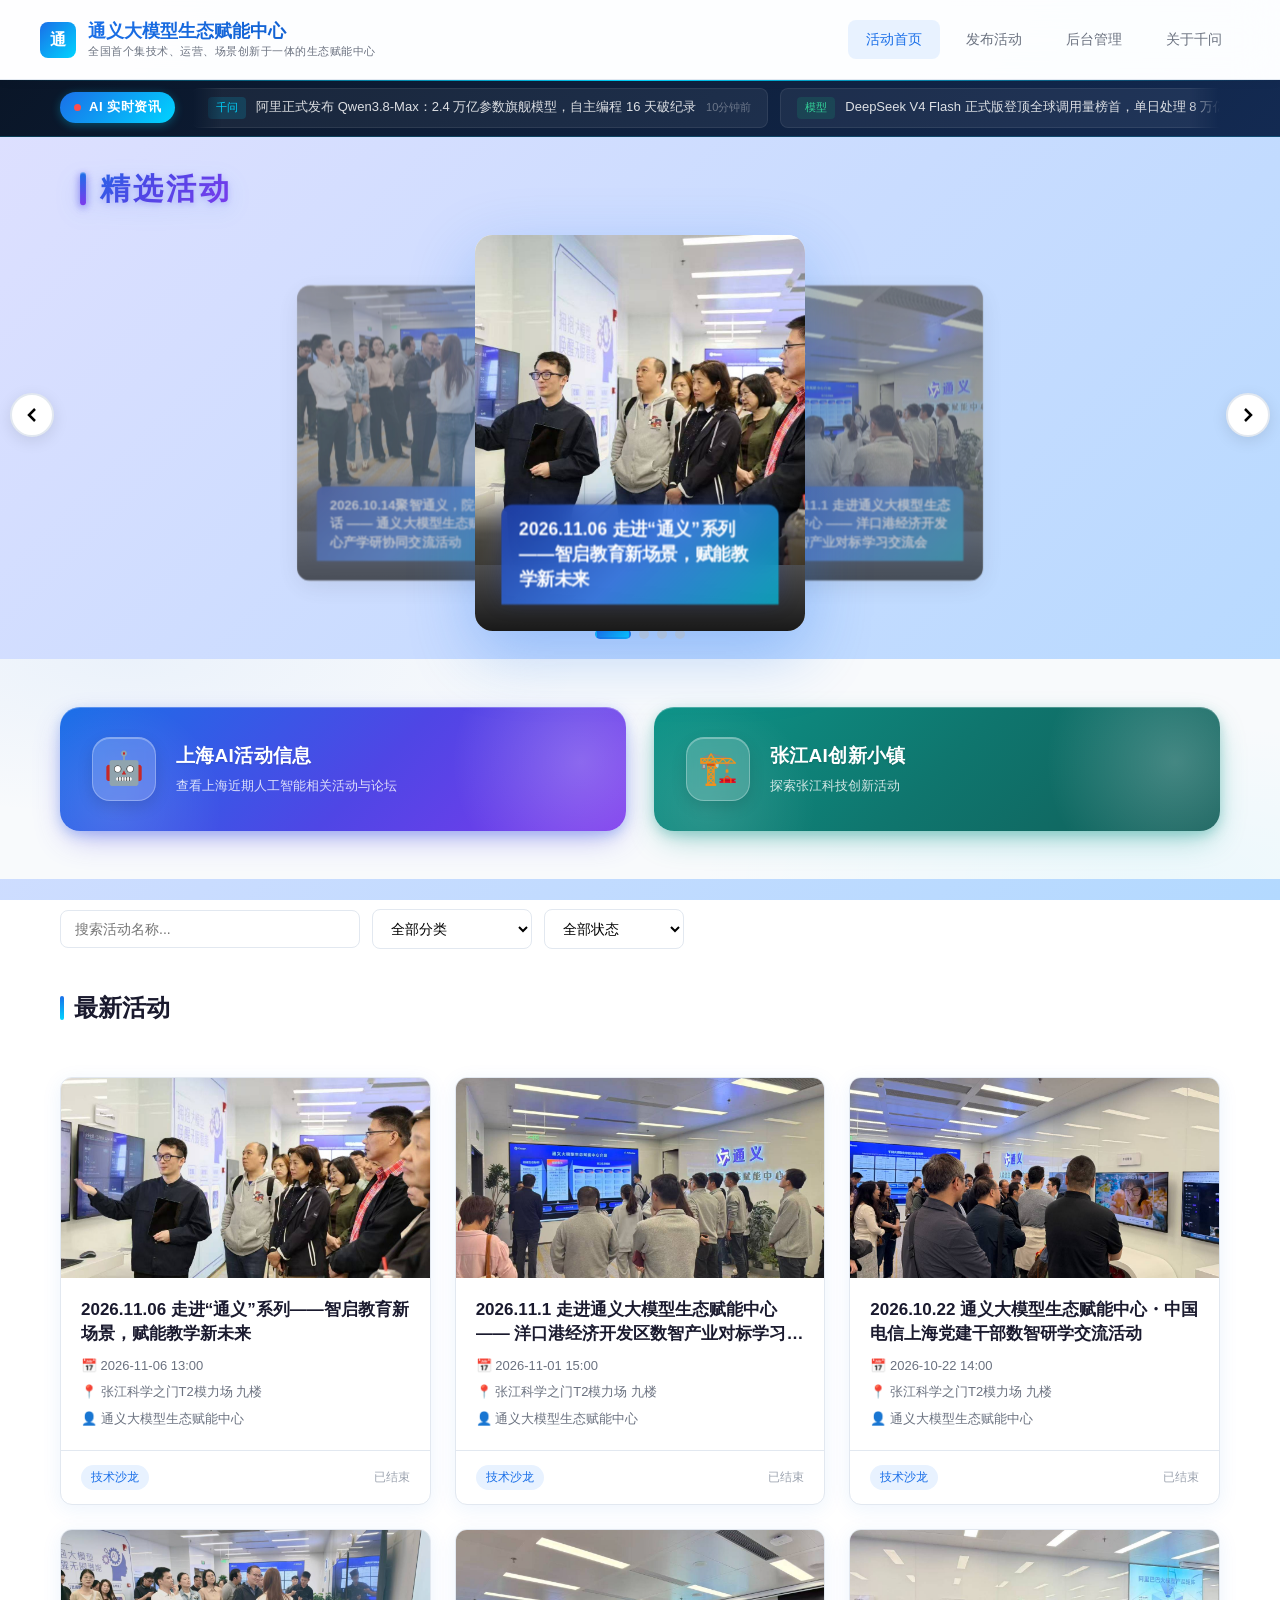
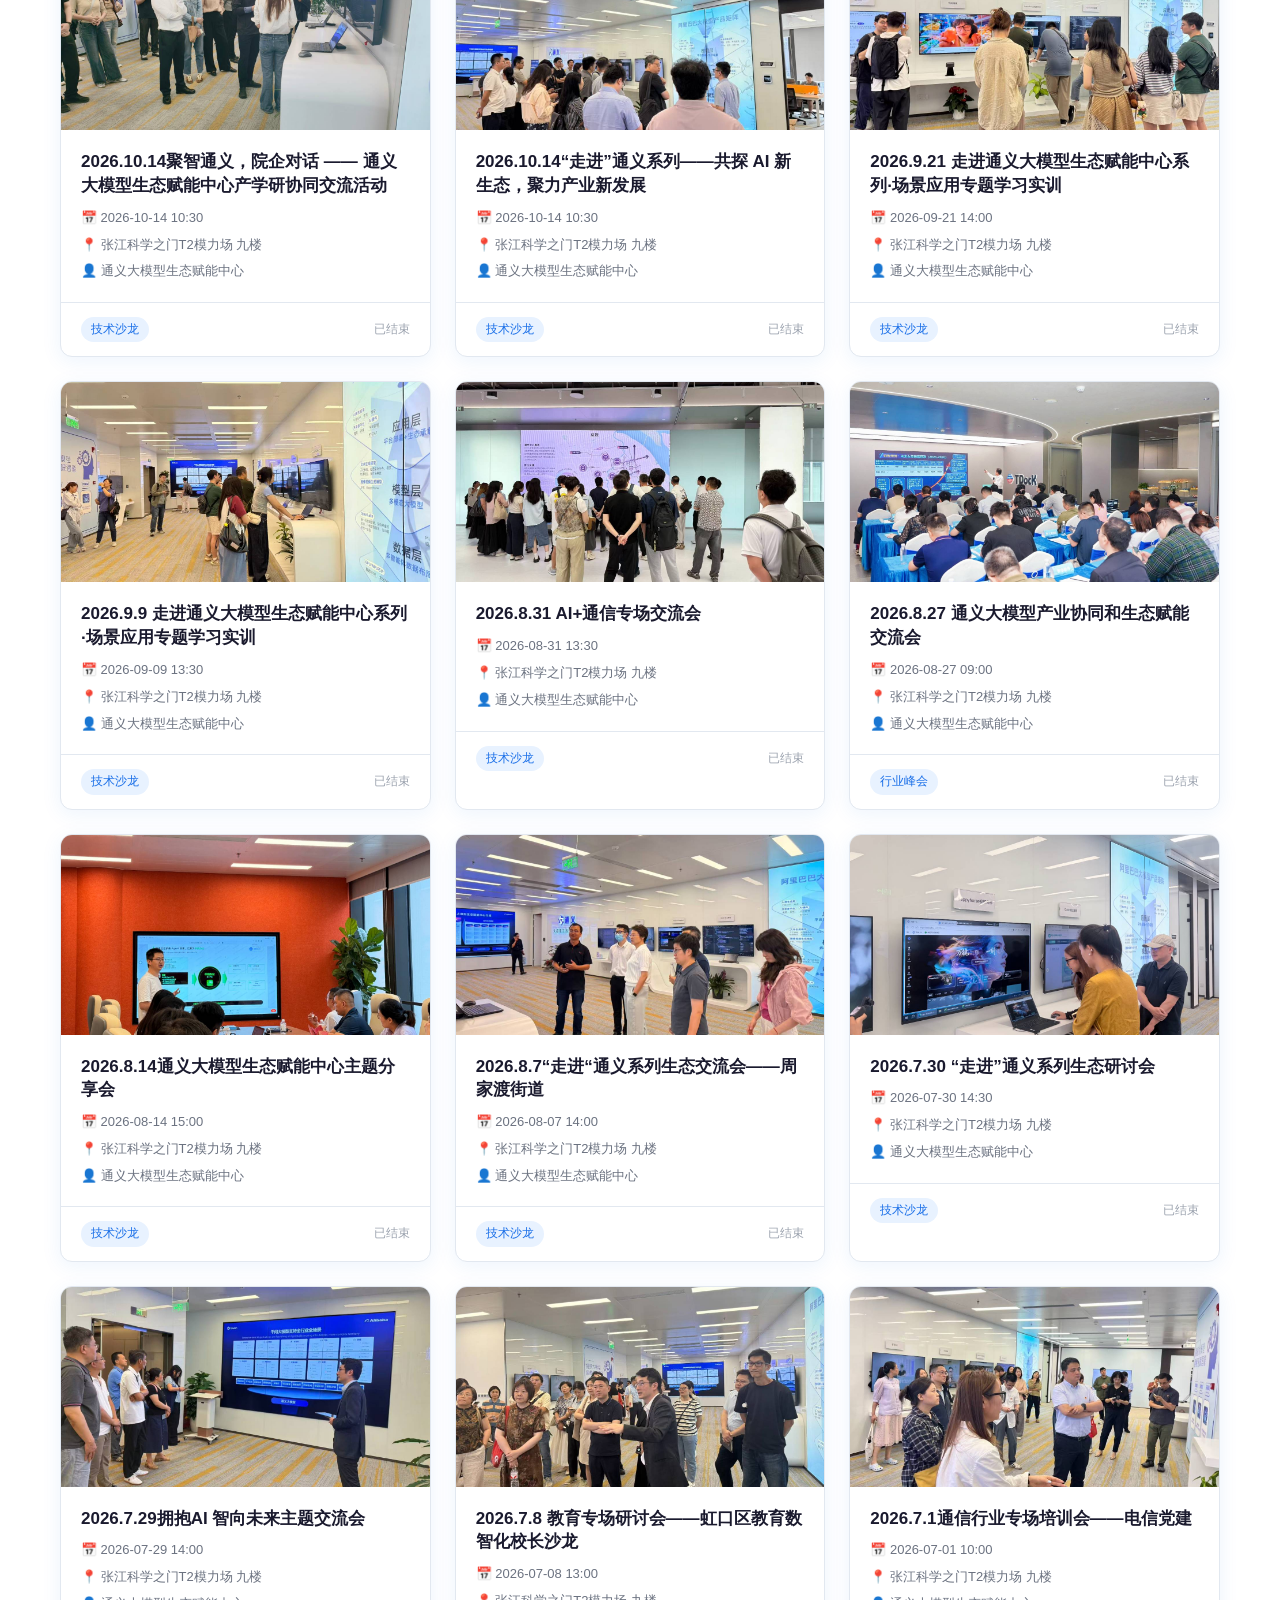
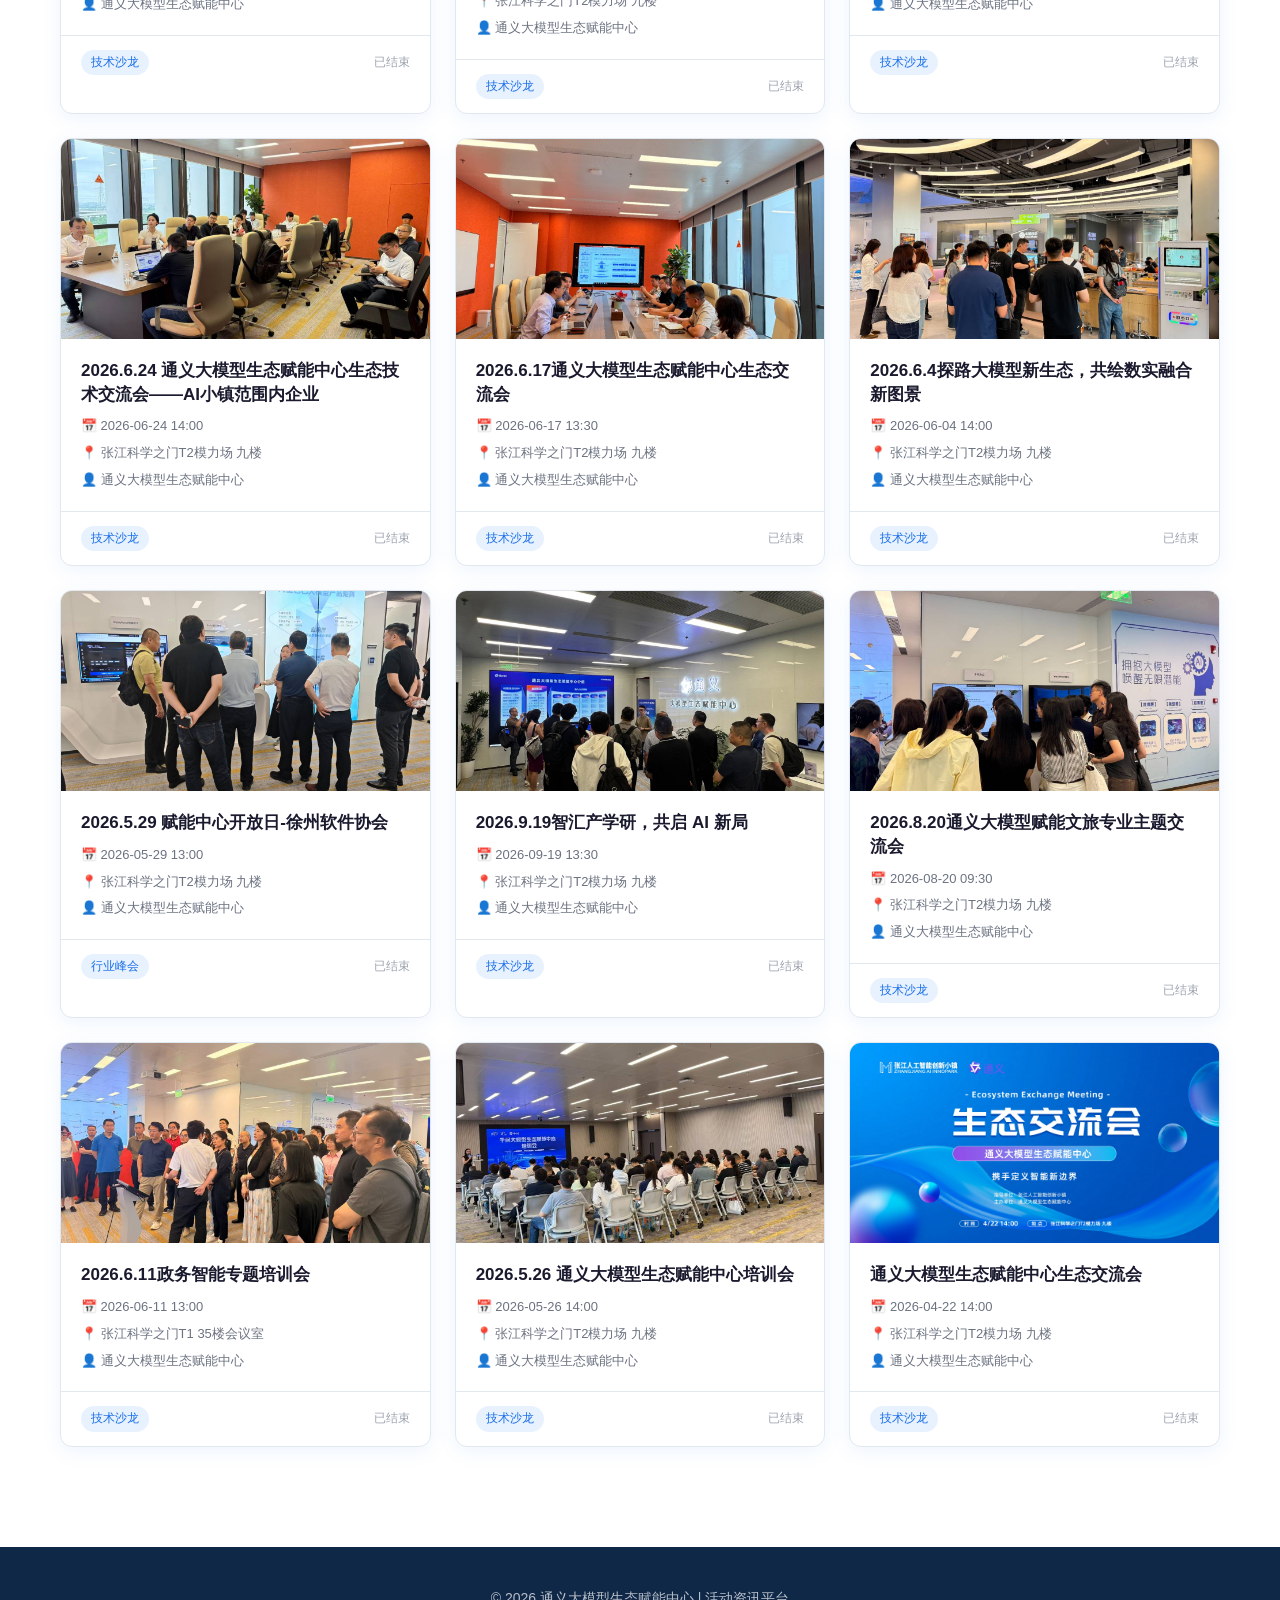
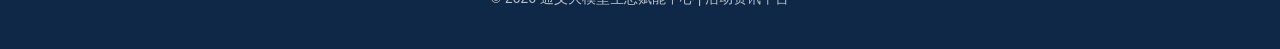
<file: index.html>
<!DOCTYPE html>
<html lang="zh-CN">
<head>
    <meta charset="UTF-8">
    <meta name="viewport" content="width=device-width, initial-scale=1.0">
    <title>通义大模型生态赋能中心 - 活动资讯</title>
    <link rel="preconnect" href="https://fonts.googleapis.com">
    <link rel="preconnect" href="https://fonts.gstatic.com" crossorigin>
    <link href="https://fonts.googleapis.com/css2?family=ZCOOL+XiaoWei&display=swap" rel="stylesheet">
    <link rel="stylesheet" href="style.css">
</head>
<body>
    <!-- 导航栏 -->
    <nav class="navbar">
        <a href="index.html" class="nav-logo">
            <div class="logo-icon">通</div>
            <div class="logo-text-wrap">
                <span class="logo-text">通义大模型生态赋能中心</span>
                <span class="logo-subtitle">全国首个集技术、运营、场景创新于一体的生态赋能中心</span>
            </div>
        </a>
        <div class="nav-links">
            <a href="index.html" class="active">活动首页</a>
            <a href="publish.html">发布活动</a>
            <a href="admin.html">后台管理</a>
            <a href="qwen.html">关于千问</a>
        </div>
    </nav>

    <!-- AI资讯滚动条 -->
    <div class="ai-news-bar">
        <div class="ai-news-inner">
            <div class="ai-news-label">
                <span class="pulse-dot"></span>
                AI 实时资讯
            </div>
            <div class="ai-news-track-wrapper">
                <div class="ai-news-track" id="aiNewsTrack">
                    <!-- 动态渲染 -->
                </div>
            </div>
        </div>
    </div>

    <!-- Hero轮播区域（层叠交错排版） -->
    <section class="hero-carousel-section">
        <!-- 标题区域（渐变蓝色背景） -->
        <div class="carousel-header-gradient">
            <div class="carousel-header-inner">
                <h2 class="carousel-title">精选活动</h2>
            </div>
        </div>
        
        <!-- 轮播视口 -->
        <div class="carousel-viewport-stacked">
            <div class="carousel-track-stacked" id="heroCarouselTrack">
                <!-- 动态渲染轮播卡片 -->
            </div>
            
            <!-- 左右箭头 -->
            <button class="carousel-nav-btn carousel-prev-btn" onclick="slidePrev()">
                <svg width="24" height="24" viewBox="0 0 24 24" fill="none" stroke="currentColor" stroke-width="2.5">
                    <polyline points="15 18 9 12 15 6"></polyline>
                </svg>
            </button>
            <button class="carousel-nav-btn carousel-next-btn" onclick="slideNext()">
                <svg width="24" height="24" viewBox="0 0 24 24" fill="none" stroke="currentColor" stroke-width="2.5">
                    <polyline points="9 18 15 12 9 6"></polyline>
                </svg>
            </button>
            
            <!-- 分页指示器 -->
            <div class="carousel-dots" id="carouselDots">
                <!-- 动态生成 -->
            </div>
        </div>
    </section>

    <!-- 更多模块入口 -->
    <div class="module-links">
        <div class="container">
            <a href="exhibitions.html" class="module-link-card">
                <div class="module-link-icon">🤖</div>
                <div class="module-link-info">
                    <h3>上海AI活动信息</h3>
                    <p>查看上海近期人工智能相关活动与论坛</p>
                </div>
                <span class="module-link-arrow">→</span>
            </a>
            <a href="zhangjiang.html" class="module-link-card card-green">
                <div class="module-link-icon">🏗️</div>
                <div class="module-link-info">
                    <h3>张江AI创新小镇</h3>
                    <p>探索张江科技创新活动</p>
                </div>
                <span class="module-link-arrow">→</span>
            </a>
        </div>
    </div>

    <!-- 搜索与筛选 -->
    <div class="container">
        <div style="display:flex; gap:12px; align-items:center; padding-top:30px; flex-wrap:wrap;">
            <input type="text" id="searchInput" class="form-control" placeholder="搜索活动名称..." style="max-width:300px;">
            <select id="categoryFilter" class="form-control" style="max-width:160px;">
                <option value="">全部分类</option>
                <option value="技术沙龙">技术沙龙</option>
                <option value="行业峰会">行业峰会</option>
                <option value="培训课程">培训课程</option>
                <option value="工作坊">工作坊</option>
                <option value="线上直播">线上直播</option>
            </select>
            <select id="statusFilter" class="form-control" style="max-width:140px;">
                <option value="">全部状态</option>
                <option value="active">报名中</option>
                <option value="ended">已结束</option>
            </select>
        </div>

        <h2 class="section-title">最新活动</h2>

        <!-- 活动列表 -->
        <div class="events-grid" id="eventsGrid">
            <!-- 动态渲染 -->
        </div>

        <!-- 空状态 -->
        <div class="empty-state" id="emptyState" style="display:none;">
            <div class="empty-icon">📭</div>
            <h3>暂无相关活动</h3>
            <p>试试其他筛选条件，或<a href="publish.html" style="color:var(--primary);">发布新活动</a></p>
        </div>
    </div>

    <!-- 页脚 -->
    <footer class="footer">
        <div class="container">
            <p>© 2026 通义大模型生态赋能中心 | 活动资讯平台</p>
        </div>
    </footer>

    <script src="events-data.js"></script>
    <script src="app.js"></script>
    <script>
        // 渲染AI资讯（数据来自app.js中的aiNewsData）
        function renderAiNews() {
            const track = document.getElementById('aiNewsTrack');
            const newsHTML = aiNewsData.map(item => `
                <div class="ai-news-item" onclick="location.href='news-detail.html?id=${item.id}'">
                    <span class="news-tag ${item.tagClass}">${item.tag}</span>
                    <span class="news-title">${item.title}</span>
                    <span class="news-time">${item.time}</span>
                </div>
            `).join('');
            // 复制一份实现无缝滚动
            track.innerHTML = newsHTML + newsHTML;
        }

        // 渲染活动列表
        function renderEvents() {
            const events = EventManager.getAll();
            const keyword = document.getElementById('searchInput').value.trim().toLowerCase();
            const category = document.getElementById('categoryFilter').value;
            const status = document.getElementById('statusFilter').value;

            let filtered = events.filter(e => {
                let match = true;
                if (keyword) match = match && e.title.toLowerCase().includes(keyword);
                if (category) match = match && e.category === category;
                if (status) match = match && e.status === status;
                return match;
            });

            const grid = document.getElementById('eventsGrid');
            const emptyState = document.getElementById('emptyState');

            if (filtered.length === 0) {
                grid.innerHTML = '';
                emptyState.style.display = 'block';
                return;
            }

            emptyState.style.display = 'none';
            grid.innerHTML = filtered.map(event => `
                <div class="card event-card" onclick="location.href='detail.html?id=${event.id}'">
                    <div class="card-img">
                        ${event.cover 
                            ? `<img src="${event.cover}" alt="${event.title}">` 
                            : `<span>${Utils.getCategoryIcon(event.category)}</span>`
                        }
                    </div>
                    <div class="card-body">
                        <h3>${event.title}</h3>
                        <div class="card-meta">
                            <span>📅 ${event.date} ${event.time || ''}</span>
                            <span>📍 ${event.location}</span>
                            <span>👤 ${event.organizer || '通义大模型生态赋能中心'}</span>
                        </div>
                    </div>
                    <div class="card-footer">
                        <span class="tag">${event.category || '其他'}</span>
                        <span class="status ${event.status === 'active' ? 'status-active' : 'status-ended'}">
                            ${Utils.getStatusText(event.status)}
                        </span>
                    </div>
                </div>
            `).join('');
        }

        // 事件监听
        document.getElementById('searchInput').addEventListener('input', renderEvents);
        document.getElementById('categoryFilter').addEventListener('change', renderEvents);
        document.getElementById('statusFilter').addEventListener('change', renderEvents);

        // 初始化
        renderAiNews();
        renderEvents();
        
        // ========== Hero轮播功能（层叠交错排版）==========
        let currentSlideIndex = 0;
        let carouselSlides = [];
        const track = document.getElementById('heroCarouselTrack');
        const dotsContainer = document.getElementById('carouselDots');
        let autoPlayTimer = null;
        const SLIDE_INTERVAL = 3000; // 3秒停留

        // 获取精选活动数据（固定取前4个已发布活动）
        function getHeroCarouselData() {
            const allEvents = EventManager.getAll();
            return allEvents.slice(0, 4);
        }

        // 渲染轮播卡片（层叠样式）
        function renderHeroCarousel() {
            carouselSlides = getHeroCarouselData();
            
            if (carouselSlides.length === 0) {
                track.innerHTML = '<div class="empty-state"><p>暂无活动</p></div>';
                dotsContainer.innerHTML = '';
                return;
            }
            
            // 生成幻灯片HTML
            track.innerHTML = carouselSlides.map((event, index) => `
                <div class="carousel-slide-stacked" data-index="${index}" onclick="location.href='detail.html?id=${event.id}'">
                    ${event.cover 
                        ? `<img src="${event.cover}" alt="${event.title}" class="slide-image">` 
                        : `<div class="slide-image" style="background:linear-gradient(135deg, #667eea 0%, #764ba2 100%); display:flex; align-items:center; justify-content:center; font-size:80px;">${Utils.getCategoryIcon(event.category)}</div>`
                    }
                    <div class="slide-overlay"></div>
                    <div class="slide-content">
                        <h3 class="slide-title">${event.title}</h3>
                    </div>
                </div>
            `).join('');
            
            // 生成分页指示器
            renderDots();
            
            // 初始化位置
            updateCarouselPosition();
            
            // 启动自动播放
            startAutoPlay();
        }

        // 渲染分页点
        function renderDots() {
            dotsContainer.innerHTML = carouselSlides.map((_, index) => `
                <div class="dot-indicator ${index === currentSlideIndex ? 'active' : ''}" 
                     onclick="goToSlide(${index})"></div>
            `).join('');
        }

        // 更新轮播位置（层叠效果）
        function updateCarouselPosition() {
            const slides = document.querySelectorAll('.carousel-slide-stacked');
            
            slides.forEach((slide, index) => {
                slide.classList.remove('active', 'prev', 'next', 'hidden');
                
                if (index === currentSlideIndex) {
                    slide.classList.add('active');
                } else if (index === (currentSlideIndex - 1 + carouselSlides.length) % carouselSlides.length) {
                    slide.classList.add('prev');
                } else if (index === (currentSlideIndex + 1) % carouselSlides.length) {
                    slide.classList.add('next');
                } else {
                    slide.classList.add('hidden');
                }
            });
            
            // 更新指示器
            document.querySelectorAll('.dot-indicator').forEach((dot, index) => {
                dot.classList.toggle('active', index === currentSlideIndex);
            });
        }

        // 切换到指定幻灯片
        function goToSlide(index) {
            currentSlideIndex = Math.max(0, Math.min(index, carouselSlides.length - 1));
            updateCarouselPosition();
            resetAutoPlay();
        }

        // 下一张
        function slideNext() {
            currentSlideIndex = (currentSlideIndex + 1) % carouselSlides.length;
            updateCarouselPosition();
            resetAutoPlay();
        }

        // 上一张
        function slidePrev() {
            currentSlideIndex = (currentSlideIndex - 1 + carouselSlides.length) % carouselSlides.length;
            updateCarouselPosition();
            resetAutoPlay();
        }

        // 启动自动播放
        function startAutoPlay() {
            stopAutoPlay();
            autoPlayTimer = setInterval(() => {
                slideNext();
            }, SLIDE_INTERVAL);
        }

        // 停止自动播放
        function stopAutoPlay() {
            if (autoPlayTimer) {
                clearInterval(autoPlayTimer);
                autoPlayTimer = null;
            }
        }

        // 重置自动播放
        function resetAutoPlay() {
            stopAutoPlay();
            startAutoPlay();
        }


        // 鼠标悬停时暂停自动播放
        track.addEventListener('mouseenter', stopAutoPlay);
        track.addEventListener('mouseleave', startAutoPlay);

        // 初始化轮播
        renderHeroCarousel();
    </script>
</body>
</html>
</file>
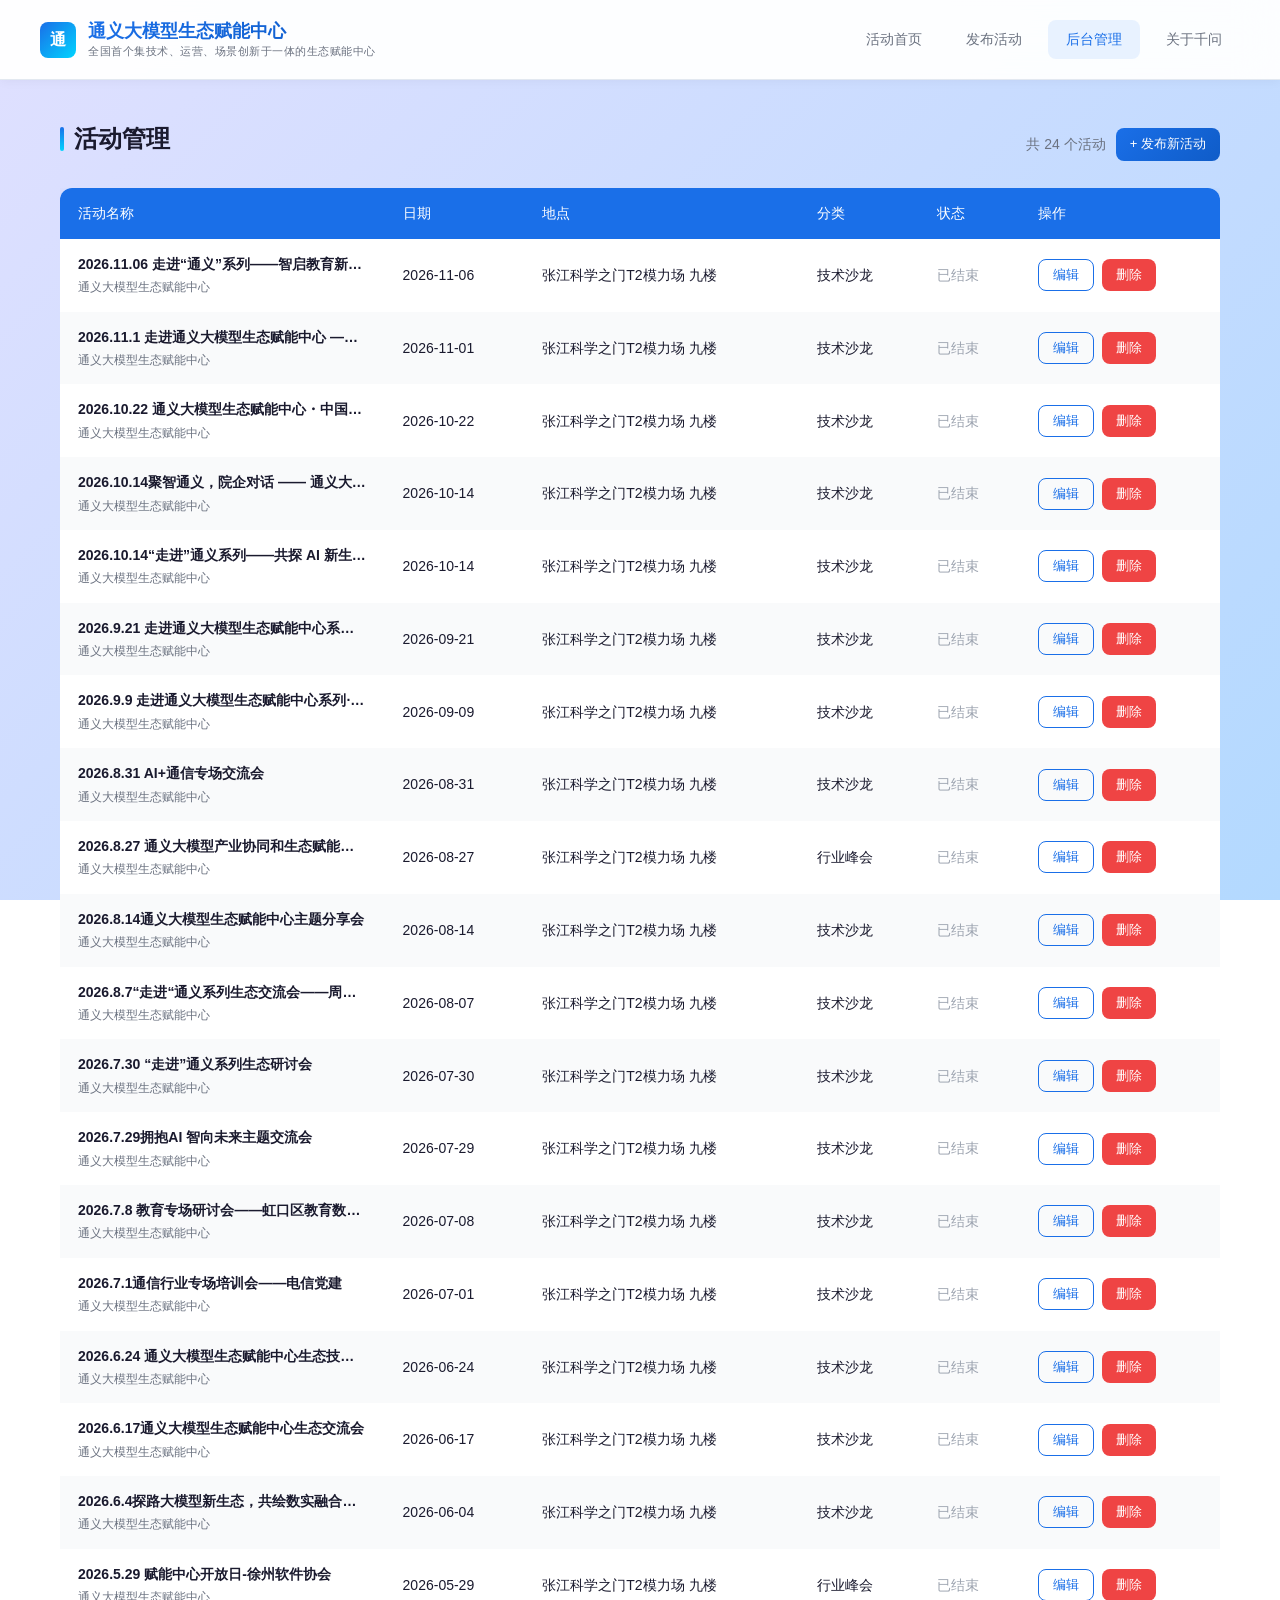
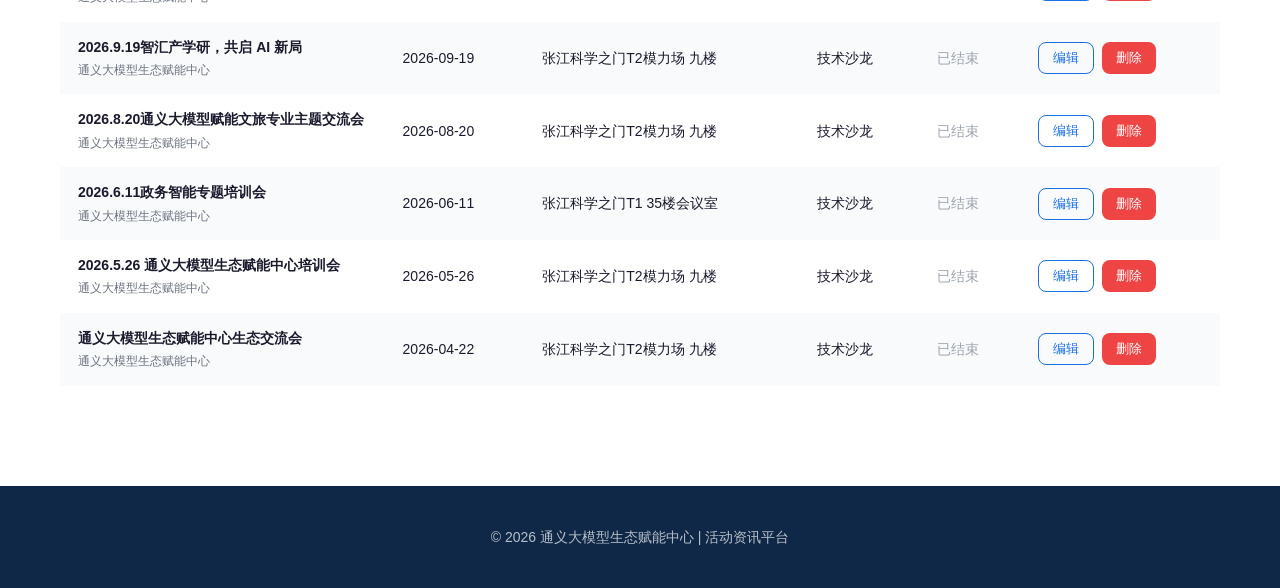
<file: admin.html>
<!DOCTYPE html>
<html lang="zh-CN">
<head>
    <meta charset="UTF-8">
    <meta name="viewport" content="width=device-width, initial-scale=1.0">
    <title>后台管理 - 通义大模型生态赋能中心</title>
    <link rel="stylesheet" href="style.css">
</head>
<body>
    <!-- 导航栏 -->
    <nav class="navbar">
        <a href="index.html" class="nav-logo">
            <div class="logo-icon">通</div>
            <div class="logo-text-wrap">
                <span class="logo-text">通义大模型生态赋能中心</span>
                <span class="logo-subtitle">全国首个集技术、运营、场景创新于一体的生态赋能中心</span>
            </div>
        </a>
        <div class="nav-links">
            <a href="index.html">活动首页</a>
            <a href="publish.html">发布活动</a>
            <a href="admin.html" class="active">后台管理</a>
            <a href="qwen.html">关于千问</a>
        </div>
    </nav>

    <!-- 管理区域 -->
    <div class="container" style="padding:40px 20px;">
        <div style="display:flex; justify-content:space-between; align-items:center; flex-wrap:wrap; gap:12px;">
            <h2 class="section-title" style="padding-top:0;">活动管理</h2>
            <div style="display:flex; gap:10px; align-items:center;">
                <span style="font-size:14px; color:var(--text-light);" id="eventCount"></span>
                <a href="publish.html" class="btn btn-primary btn-sm">+ 发布新活动</a>
            </div>
        </div>

        <!-- 管理表格 -->
        <div style="overflow-x:auto; margin-top:20px;">
            <table class="admin-table" id="adminTable">
                <thead>
                    <tr>
                        <th>活动名称</th>
                        <th>日期</th>
                        <th>地点</th>
                        <th>分类</th>
                        <th>状态</th>
                        <th>操作</th>
                    </tr>
                </thead>
                <tbody id="tableBody">
                </tbody>
            </table>
        </div>

        <!-- 空状态 -->
        <div class="empty-state" id="emptyState" style="display:none;">
            <div class="empty-icon">📋</div>
            <h3>暂无活动数据</h3>
            <p>点击上方"发布新活动"按钮添加第一个活动</p>
        </div>
    </div>

    <!-- 编辑模态框 -->
    <div class="modal-overlay" id="editModal">
        <div class="modal">
            <h2>编辑活动</h2>
            <form id="editForm">
                <input type="hidden" id="editId">
                
                <div class="form-group">
                    <label>活动名称 <span class="required">*</span></label>
                    <input type="text" class="form-control" id="editTitle" required>
                </div>

                <div style="display:grid; grid-template-columns:1fr 1fr; gap:16px;">
                    <div class="form-group">
                        <label>活动日期 <span class="required">*</span></label>
                        <input type="date" class="form-control" id="editDate" required>
                    </div>
                    <div class="form-group">
                        <label>活动时间</label>
                        <input type="time" class="form-control" id="editTime">
                    </div>
                </div>

                <div class="form-group">
                    <label>活动地点 <span class="required">*</span></label>
                    <input type="text" class="form-control" id="editLocation" required>
                </div>

                <div style="display:grid; grid-template-columns:1fr 1fr; gap:16px;">
                    <div class="form-group">
                        <label>活动分类</label>
                        <select class="form-control" id="editCategory">
                            <option value="技术沙龙">技术沙龙</option>
                            <option value="行业峰会">行业峰会</option>
                            <option value="培训课程">培训课程</option>
                            <option value="工作坊">工作坊</option>
                            <option value="线上直播">线上直播</option>
                            <option value="其他">其他</option>
                        </select>
                    </div>
                    <div class="form-group">
                        <label>活动状态</label>
                        <select class="form-control" id="editStatus">
                            <option value="active">报名中</option>
                            <option value="upcoming">即将开始</option>
                            <option value="ended">已结束</option>
                        </select>
                    </div>
                </div>

                <div class="form-group">
                    <label>主办方</label>
                    <input type="text" class="form-control" id="editOrganizer">
                </div>

                <div class="form-group">
                    <label>活动描述</label>
                    <textarea class="form-control" id="editDescription" rows="5"></textarea>
                </div>

                <!-- 封面上传 -->
                <div class="form-group">
                    <label>活动封面图</label>
                    <div class="upload-area" onclick="document.getElementById('editCoverInput').click()" style="padding:20px;">
                        <p>点击更换封面图片</p>
                    </div>
                    <input type="file" id="editCoverInput" accept="image/*" style="display:none;" onchange="handleEditCoverUpload(this)">
                    <div class="upload-preview" id="editCoverPreview"></div>
                </div>

                <!-- 素材上传 -->
                <div class="form-group">
                    <label>活动素材图片</label>
                    <div class="upload-area" onclick="document.getElementById('editImagesInput').click()" style="padding:20px;">
                        <p>点击添加素材图片（可多选）</p>
                    </div>
                    <input type="file" id="editImagesInput" accept="image/*" multiple style="display:none;" onchange="handleEditImagesUpload(this)">
                    <div class="upload-preview" id="editImagesPreview"></div>
                </div>

                <div class="modal-actions">
                    <button type="button" class="btn btn-outline" onclick="closeEditModal()">取消</button>
                    <button type="submit" class="btn btn-primary">保存修改</button>
                </div>
            </form>
        </div>
    </div>

    <!-- 删除确认模态框 -->
    <div class="modal-overlay" id="deleteModal">
        <div class="modal" style="max-width:400px; text-align:center;">
            <h2 style="color:#ef4444;">确认删除</h2>
            <p style="margin:20px 0; color:var(--text-light);">确定要删除活动 "<span id="deleteEventName"></span>" 吗？此操作不可恢复。</p>
            <div class="modal-actions" style="justify-content:center;">
                <button class="btn btn-outline" onclick="closeDeleteModal()">取消</button>
                <button class="btn btn-danger" id="confirmDeleteBtn">确认删除</button>
            </div>
        </div>
    </div>

    <!-- 页脚 -->
    <footer class="footer">
        <div class="container">
            <p>© 2026 通义大模型生态赋能中心 | 活动资讯平台</p>
        </div>
    </footer>

    <script src="events-data.js"></script>
    <script src="app.js"></script>
    <script>
        let editCoverBase64 = '';
        let editImagesBase64 = [];

        // 渲染管理列表
        function renderAdminTable() {
            const events = EventManager.getAll();
            const tbody = document.getElementById('tableBody');
            const emptyState = document.getElementById('emptyState');
            const countEl = document.getElementById('eventCount');

            countEl.textContent = `共 ${events.length} 个活动`;

            if (events.length === 0) {
                document.querySelector('.admin-table').style.display = 'none';
                emptyState.style.display = 'block';
                return;
            }

            document.querySelector('.admin-table').style.display = 'table';
            emptyState.style.display = 'none';

            tbody.innerHTML = events.map(event => `
                <tr>
                    <td style="max-width:250px;">
                        <strong style="display:block; overflow:hidden; text-overflow:ellipsis; white-space:nowrap;">${event.title}</strong>
                        <small style="color:var(--text-light);">${event.organizer || ''}</small>
                    </td>
                    <td>${event.date}</td>
                    <td>${event.location}</td>
                    <td><span class="tag">${event.category || '其他'}</span></td>
                    <td>
                        <span class="status ${event.status === 'active' ? 'status-active' : 'status-ended'}">
                            ${Utils.getStatusText(event.status)}
                        </span>
                    </td>
                    <td>
                        <div class="actions">
                            <button class="btn btn-outline btn-sm" onclick="openEditModal('${event.id}')">编辑</button>
                            <button class="btn btn-danger btn-sm" onclick="openDeleteModal('${event.id}', '${event.title.replace(/'/g, "\\'")}')">删除</button>
                        </div>
                    </td>
                </tr>
            `).join('');
        }

        // 打开编辑模态框
        function openEditModal(id) {
            const event = EventManager.getById(id);
            if (!event) return;

            document.getElementById('editId').value = id;
            document.getElementById('editTitle').value = event.title;
            document.getElementById('editDate').value = event.date;
            document.getElementById('editTime').value = event.time || '';
            document.getElementById('editLocation').value = event.location;
            document.getElementById('editCategory').value = event.category || '其他';
            document.getElementById('editStatus').value = event.status;
            document.getElementById('editOrganizer').value = event.organizer || '';
            document.getElementById('editDescription').value = event.description || '';

            // 加载现有封面
            editCoverBase64 = event.cover || '';
            if (editCoverBase64) {
                document.getElementById('editCoverPreview').innerHTML = `
                    <div class="preview-item">
                        <img src="${editCoverBase64}" alt="封面">
                        <button class="remove-btn" onclick="removeEditCover(event)">×</button>
                    </div>
                `;
            } else {
                document.getElementById('editCoverPreview').innerHTML = '';
            }

            // 加载现有素材
            editImagesBase64 = event.images ? [...event.images] : [];
            renderEditImagesPreview();

            document.getElementById('editModal').classList.add('active');
        }

        function closeEditModal() {
            document.getElementById('editModal').classList.remove('active');
        }

        // 处理编辑时封面上传
        async function handleEditCoverUpload(input) {
            const file = input.files[0];
            if (!file) return;
            editCoverBase64 = await Utils.compressImage(file, { maxSize: 1280, quality: 0.7 });
            document.getElementById('editCoverPreview').innerHTML = `
                <div class="preview-item">
                    <img src="${editCoverBase64}" alt="封面">
                    <button class="remove-btn" onclick="removeEditCover(event)">×</button>
                </div>
            `;
        }

        function removeEditCover(e) {
            e.stopPropagation();
            editCoverBase64 = '';
            document.getElementById('editCoverPreview').innerHTML = '';
            document.getElementById('editCoverInput').value = '';
        }

        // 处理编辑时素材上传
        async function handleEditImagesUpload(input) {
            const files = Array.from(input.files);
            for (const file of files) {
                if (file.size > 5 * 1024 * 1024) continue;
                const base64 = await Utils.compressImage(file, { maxSize: 1024, quality: 0.65 });
                editImagesBase64.push(base64);
            }
            renderEditImagesPreview();
            input.value = '';
        }

        function renderEditImagesPreview() {
            document.getElementById('editImagesPreview').innerHTML = editImagesBase64.map((img, index) => `
                <div class="preview-item">
                    <img src="${img}" alt="素材${index + 1}">
                    <button class="remove-btn" onclick="removeEditImage(event, ${index})">×</button>
                </div>
            `).join('');
        }

        function removeEditImage(e, index) {
            e.stopPropagation();
            editImagesBase64.splice(index, 1);
            renderEditImagesPreview();
        }

        // 提交编辑
        document.getElementById('editForm').addEventListener('submit', function(e) {
            e.preventDefault();
            const id = document.getElementById('editId').value;
            
            const updatedData = {
                title: document.getElementById('editTitle').value.trim(),
                date: document.getElementById('editDate').value,
                time: document.getElementById('editTime').value,
                location: document.getElementById('editLocation').value.trim(),
                category: document.getElementById('editCategory').value,
                status: document.getElementById('editStatus').value,
                organizer: document.getElementById('editOrganizer').value.trim(),
                description: document.getElementById('editDescription').value.trim(),
                cover: editCoverBase64,
                images: editImagesBase64
            };

            const result = EventManager.update(id, updatedData);
            if (!result.success) {
                Utils.showToast(result.message || '保存失败', 'error');
                return;
            }
            closeEditModal();
            renderAdminTable();
            Utils.showToast('活动已更新成功！');
        });

        // 删除相关
        let deleteTargetId = '';

        function openDeleteModal(id, name) {
            deleteTargetId = id;
            document.getElementById('deleteEventName').textContent = name;
            document.getElementById('deleteModal').classList.add('active');
        }

        function closeDeleteModal() {
            document.getElementById('deleteModal').classList.remove('active');
            deleteTargetId = '';
        }

        document.getElementById('confirmDeleteBtn').addEventListener('click', function() {
            if (deleteTargetId) {
                EventManager.delete(deleteTargetId);
                closeDeleteModal();
                renderAdminTable();
                Utils.showToast('活动已删除');
            }
        });

        // 点击模态框外部关闭
        document.getElementById('editModal').addEventListener('click', function(e) {
            if (e.target === this) closeEditModal();
        });
        document.getElementById('deleteModal').addEventListener('click', function(e) {
            if (e.target === this) closeDeleteModal();
        });

        // 初始化
        renderAdminTable();
    </script>
</body>
</html>
</file>
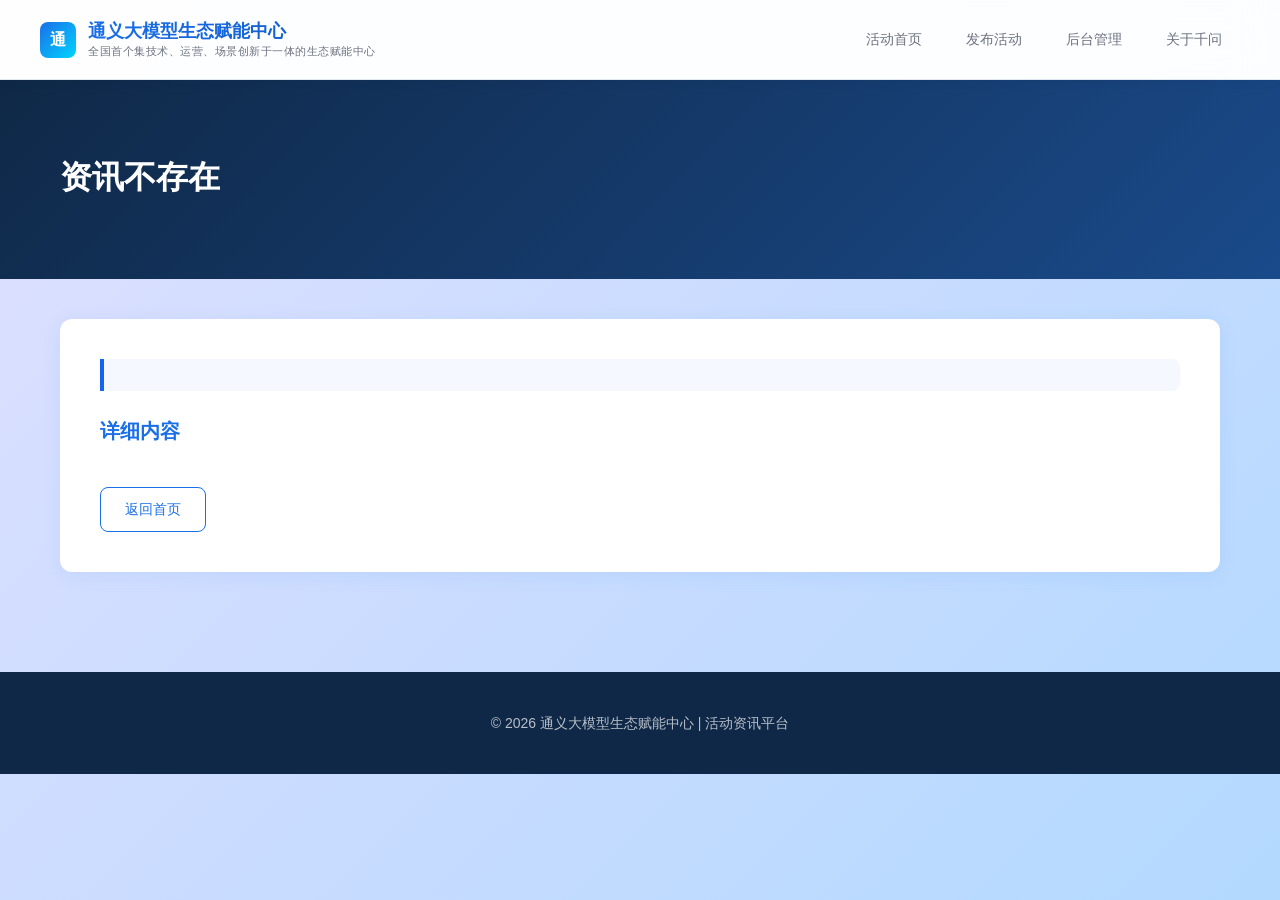
<file: news-detail.html>
<!DOCTYPE html>
<html lang="zh-CN">
<head>
    <meta charset="UTF-8">
    <meta name="viewport" content="width=device-width, initial-scale=1.0">
    <title>资讯详情 - 通义大模型生态赋能中心</title>
    <link rel="stylesheet" href="style.css">
</head>
<body>
    <!-- 导航栏 -->
    <nav class="navbar">
        <a href="index.html" class="nav-logo">
            <div class="logo-icon">通</div>
            <div class="logo-text-wrap">
                <span class="logo-text">通义大模型生态赋能中心</span>
                <span class="logo-subtitle">全国首个集技术、运营、场景创新于一体的生态赋能中心</span>
            </div>
        </a>
        <div class="nav-links">
            <a href="index.html">活动首页</a>
            <a href="publish.html">发布活动</a>
            <a href="admin.html">后台管理</a>
            <a href="qwen.html">关于千问</a>
        </div>
    </nav>

    <!-- 资讯详情头部 -->
    <section class="detail-header" id="detailHeader">
        <div class="container">
            <div style="margin-bottom:12px;">
                <span class="news-tag" id="newsTag" style="font-size:13px;"></span>
            </div>
            <h1 id="newsTitle">加载中...</h1>
            <div class="detail-meta" id="newsMeta"></div>
        </div>
    </section>

    <!-- 资讯详情内容 -->
    <section class="detail-content">
        <div class="container">
            <div class="detail-body">
                <!-- 摘要 -->
                <div id="newsSummary" style="margin-bottom:24px; padding:16px 20px; background:rgba(19,102,236,0.04); border-left:4px solid #1366EC; border-radius:0 8px 8px 0; color:#262626; font-size:15px; line-height:1.8;"></div>

                <!-- 正文 -->
                <h2>详细内容</h2>
                <div class="desc" id="newsContent"></div>

                <!-- 原文链接 -->
                <div id="newsSourceLink" style="margin-top:24px;"></div>

                <!-- 操作按钮 -->
                <div style="margin-top:40px; display:flex; gap:12px;">
                    <a href="index.html" class="btn btn-outline">返回首页</a>
                </div>
            </div>
        </div>
    </section>

    <!-- 页脚 -->
    <footer class="footer">
        <div class="container">
            <p>© 2026 通义大模型生态赋能中心 | 活动资讯平台</p>
        </div>
    </footer>

    <script src="events-data.js"></script>
    <script src="app.js"></script>
    <script>
        function loadNewsDetail() {
            const id = Utils.getUrlParam('id');
            if (!id) {
                document.getElementById('newsTitle').textContent = '资讯不存在';
                return;
            }

            const news = getNewsById(id);
            if (!news) {
                document.getElementById('newsTitle').textContent = '资讯不存在';
                document.getElementById('newsContent').textContent = '该资讯可能已被删除或链接无效。';
                return;
            }

            // 设置页面标题
            document.title = `${news.title} - AI实时资讯`;

            // 渲染标签
            const tagEl = document.getElementById('newsTag');
            tagEl.textContent = news.tag;
            tagEl.className = `news-tag ${news.tagClass || ''}`;

            // 渲染标题
            document.getElementById('newsTitle').textContent = news.title;

            // 渲染元信息
            document.getElementById('newsMeta').innerHTML = `
                <span>🕐 ${news.time}</span>
                <span>📰 来源：${news.source}</span>
            `;

            // 渲染摘要
            document.getElementById('newsSummary').textContent = news.summary || '';

            // 渲染正文（处理换行）
            const contentEl = document.getElementById('newsContent');
            const paragraphs = (news.content || '').split('\n\n');
            contentEl.innerHTML = paragraphs.map(p => `<p style="margin-bottom:16px; line-height:1.9; color:#333;">${p.replace(/\n/g, '<br>')}</p>`).join('');

            // 渲染来源链接
            if (news.sourceUrl) {
                document.getElementById('newsSourceLink').innerHTML = `
                    <a href="${news.sourceUrl}" target="_blank" rel="noopener" style="color:#1366EC; text-decoration:none; font-size:14px;">
                        🔗 查看原文链接（${news.source}）→
                    </a>
                `;
            }
        }

        loadNewsDetail();
    </script>
</body>
</html>
</file>
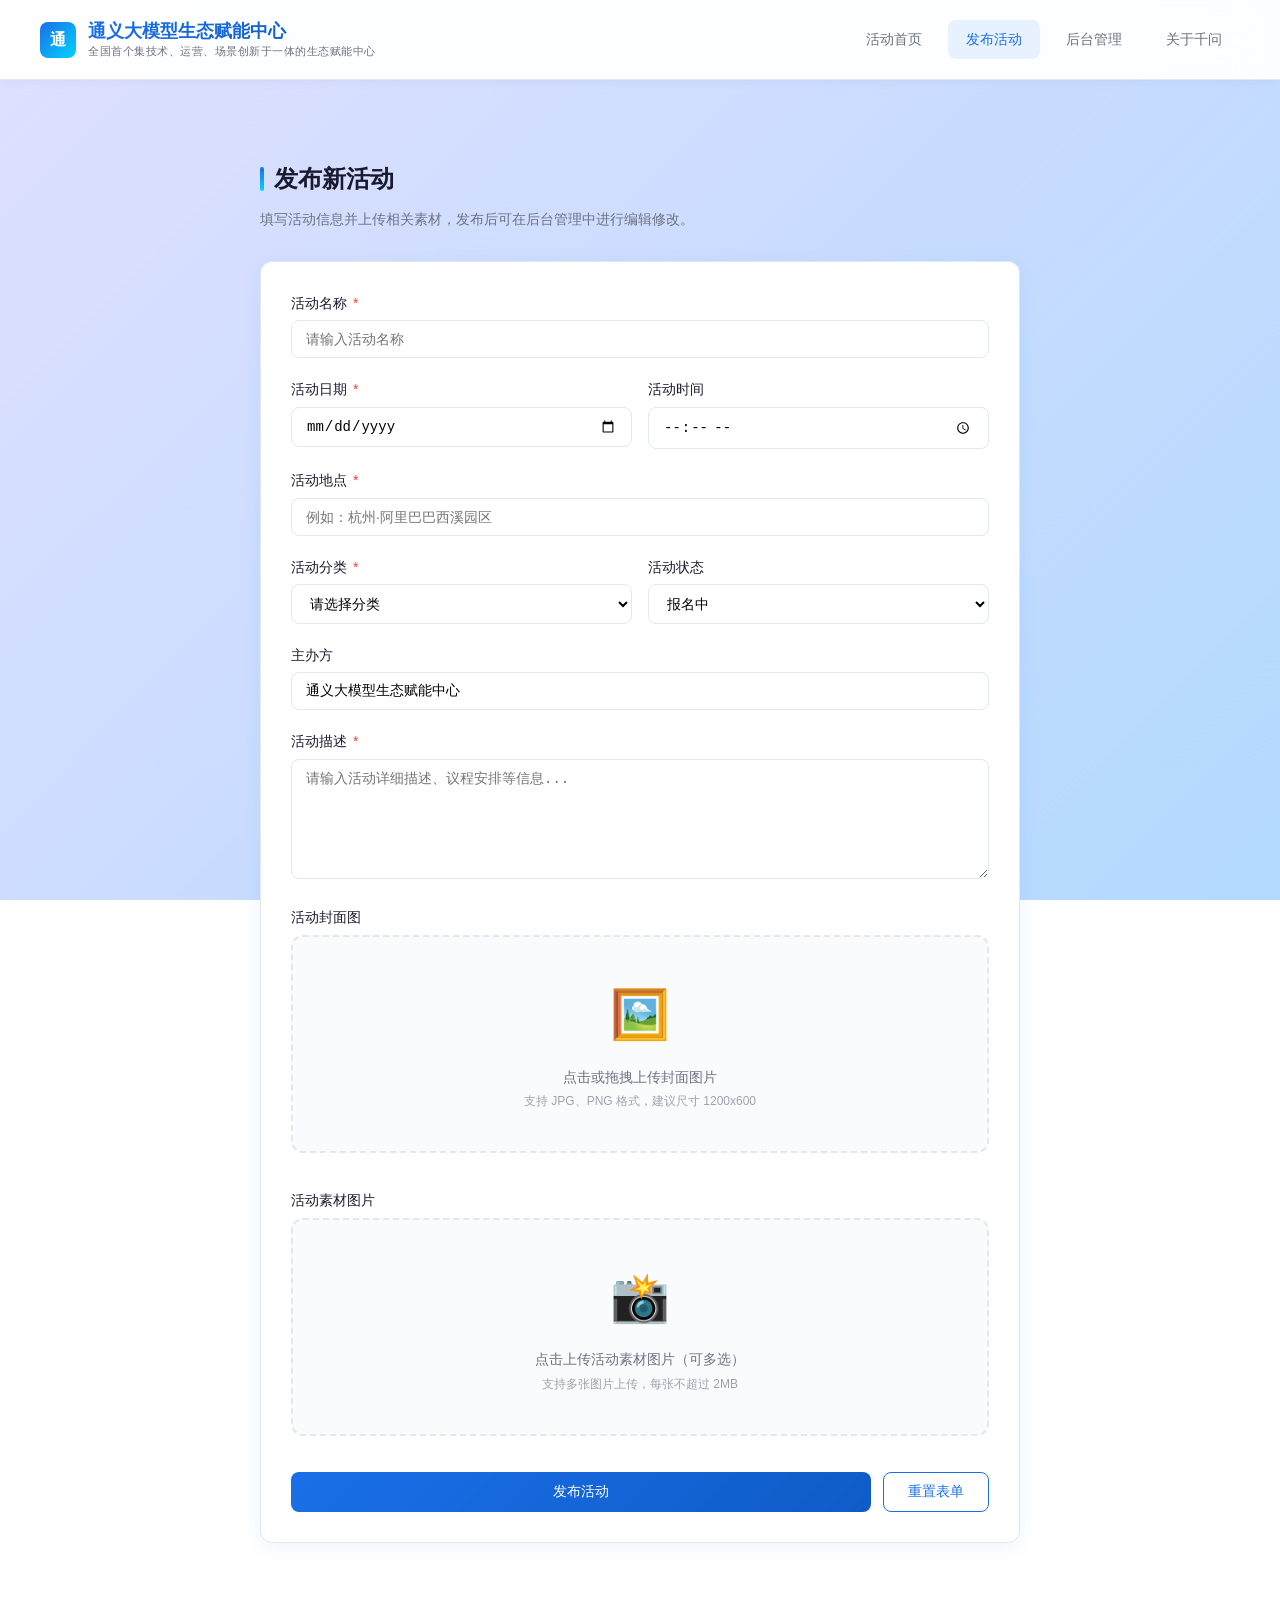
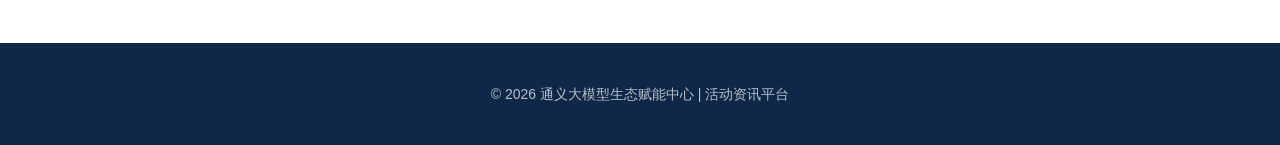
<file: publish.html>
<!DOCTYPE html>
<html lang="zh-CN">
<head>
    <meta charset="UTF-8">
    <meta name="viewport" content="width=device-width, initial-scale=1.0">
    <title>发布活动 - 通义大模型生态赋能中心</title>
    <link rel="stylesheet" href="style.css">
</head>
<body>
    <!-- 导航栏 -->
    <nav class="navbar">
        <a href="index.html" class="nav-logo">
            <div class="logo-icon">通</div>
            <div class="logo-text-wrap">
                <span class="logo-text">通义大模型生态赋能中心</span>
                <span class="logo-subtitle">全国首个集技术、运营、场景创新于一体的生态赋能中心</span>
            </div>
        </a>
        <div class="nav-links">
            <a href="index.html">活动首页</a>
            <a href="publish.html" class="active">发布活动</a>
            <a href="admin.html">后台管理</a>
            <a href="qwen.html">关于千问</a>
        </div>
    </nav>

    <!-- 发布表单区域 -->
    <div class="container" style="max-width:800px; padding:40px 20px;">
        <h2 class="section-title">发布新活动</h2>
        <p style="color:var(--text-light); margin-bottom:30px; font-size:14px;">填写活动信息并上传相关素材，发布后可在后台管理中进行编辑修改。</p>

        <form id="publishForm" class="card" style="padding:30px;">
            <!-- 基本信息 -->
            <div class="form-group">
                <label>活动名称 <span class="required">*</span></label>
                <input type="text" class="form-control" id="title" placeholder="请输入活动名称" required>
            </div>

            <div style="display:grid; grid-template-columns:1fr 1fr; gap:16px;">
                <div class="form-group">
                    <label>活动日期 <span class="required">*</span></label>
                    <input type="date" class="form-control" id="date" required>
                </div>
                <div class="form-group">
                    <label>活动时间</label>
                    <input type="time" class="form-control" id="time">
                </div>
            </div>

            <div class="form-group">
                <label>活动地点 <span class="required">*</span></label>
                <input type="text" class="form-control" id="location" placeholder="例如：杭州·阿里巴巴西溪园区" required>
            </div>

            <div style="display:grid; grid-template-columns:1fr 1fr; gap:16px;">
                <div class="form-group">
                    <label>活动分类 <span class="required">*</span></label>
                    <select class="form-control" id="category" required>
                        <option value="">请选择分类</option>
                        <option value="技术沙龙">技术沙龙</option>
                        <option value="行业峰会">行业峰会</option>
                        <option value="培训课程">培训课程</option>
                        <option value="工作坊">工作坊</option>
                        <option value="线上直播">线上直播</option>
                        <option value="其他">其他</option>
                    </select>
                </div>
                <div class="form-group">
                    <label>活动状态</label>
                    <select class="form-control" id="status">
                        <option value="active">报名中</option>
                        <option value="upcoming">即将开始</option>
                        <option value="ended">已结束</option>
                    </select>
                </div>
            </div>

            <div class="form-group">
                <label>主办方</label>
                <input type="text" class="form-control" id="organizer" placeholder="请输入主办方名称" value="通义大模型生态赋能中心">
            </div>

            <div class="form-group">
                <label>活动描述 <span class="required">*</span></label>
                <textarea class="form-control" id="description" placeholder="请输入活动详细描述、议程安排等信息..." rows="6" required></textarea>
            </div>

            <!-- 封面上传 -->
            <div class="form-group">
                <label>活动封面图</label>
                <div class="upload-area" id="coverUploadArea" onclick="document.getElementById('coverInput').click()">
                    <div class="upload-icon">🖼️</div>
                    <p>点击或拖拽上传封面图片</p>
                    <p style="font-size:12px; color:#9ca3af; margin-top:4px;">支持 JPG、PNG 格式，建议尺寸 1200x600</p>
                </div>
                <input type="file" id="coverInput" accept="image/*" style="display:none;" onchange="handleCoverUpload(this)">
                <div class="upload-preview" id="coverPreview"></div>
            </div>

            <!-- 素材上传 -->
            <div class="form-group">
                <label>活动素材图片</label>
                <div class="upload-area" id="imagesUploadArea" onclick="document.getElementById('imagesInput').click()">
                    <div class="upload-icon">📸</div>
                    <p>点击上传活动素材图片（可多选）</p>
                    <p style="font-size:12px; color:#9ca3af; margin-top:4px;">支持多张图片上传，每张不超过 2MB</p>
                </div>
                <input type="file" id="imagesInput" accept="image/*" multiple style="display:none;" onchange="handleImagesUpload(this)">
                <div class="upload-preview" id="imagesPreview"></div>
            </div>

            <!-- 提交按钮 -->
            <div style="display:flex; gap:12px; margin-top:10px;">
                <button type="submit" class="btn btn-primary" style="flex:1;">发布活动</button>
                <button type="reset" class="btn btn-outline" onclick="resetForm()">重置表单</button>
            </div>
        </form>
    </div>

    <!-- 页脚 -->
    <footer class="footer">
        <div class="container">
            <p>© 2026 通义大模型生态赋能中心 | 活动资讯平台</p>
        </div>
    </footer>

    <script src="events-data.js"></script>
    <script src="app.js"></script>
    <script>
        let coverBase64 = '';
        let imagesBase64 = [];

        // 处理封面上传
        async function handleCoverUpload(input) {
            const file = input.files[0];
            if (!file) return;

            if (file.size > 5 * 1024 * 1024) {
                Utils.showToast('封面图片不能超过5MB', 'error');
                return;
            }

            // 使用压缩避免localStorage超限
            coverBase64 = await Utils.compressImage(file, { maxSize: 1280, quality: 0.7 });
            document.getElementById('coverPreview').innerHTML = `
                <div class="preview-item">
                    <img src="${coverBase64}" alt="封面预览">
                    <button class="remove-btn" onclick="removeCover(event)">×</button>
                </div>
            `;
        }

        function removeCover(e) {
            e.stopPropagation();
            coverBase64 = '';
            document.getElementById('coverPreview').innerHTML = '';
            document.getElementById('coverInput').value = '';
        }

        // 处理素材图片上传
        async function handleImagesUpload(input) {
            const files = Array.from(input.files);
            
            for (const file of files) {
                if (file.size > 5 * 1024 * 1024) {
                    Utils.showToast(`${file.name} 超过5MB，已跳过`, 'error');
                    continue;
                }
                // 压缩以减小Base64体积
                const base64 = await Utils.compressImage(file, { maxSize: 1024, quality: 0.65 });
                imagesBase64.push(base64);
            }

            renderImagesPreview();
            input.value = '';
        }

        function renderImagesPreview() {
            const container = document.getElementById('imagesPreview');
            container.innerHTML = imagesBase64.map((img, index) => `
                <div class="preview-item">
                    <img src="${img}" alt="素材${index + 1}">
                    <button class="remove-btn" onclick="removeImage(event, ${index})">×</button>
                </div>
            `).join('');
        }

        function removeImage(e, index) {
            e.stopPropagation();
            imagesBase64.splice(index, 1);
            renderImagesPreview();
        }

        // 重置表单
        function resetForm() {
            coverBase64 = '';
            imagesBase64 = [];
            document.getElementById('coverPreview').innerHTML = '';
            document.getElementById('imagesPreview').innerHTML = '';
        }

        // 提交表单
        document.getElementById('publishForm').addEventListener('submit', function(e) {
            e.preventDefault();

            const eventData = {
                title: document.getElementById('title').value.trim(),
                date: document.getElementById('date').value,
                time: document.getElementById('time').value,
                location: document.getElementById('location').value.trim(),
                category: document.getElementById('category').value,
                status: document.getElementById('status').value,
                organizer: document.getElementById('organizer').value.trim(),
                description: document.getElementById('description').value.trim(),
                cover: coverBase64,
                images: imagesBase64
            };

            if (!eventData.title || !eventData.date || !eventData.location || !eventData.category || !eventData.description) {
                Utils.showToast('请填写所有必填项', 'error');
                return;
            }

            const result = EventManager.add(eventData);
            if (!result.success) {
                Utils.showToast(result.message || '发布失败', 'error');
                return;
            }
            Utils.showToast('活动发布成功！');

            setTimeout(() => {
                window.location.href = 'index.html';
            }, 1500);
        });
    </script>
</body>
</html>
</file>
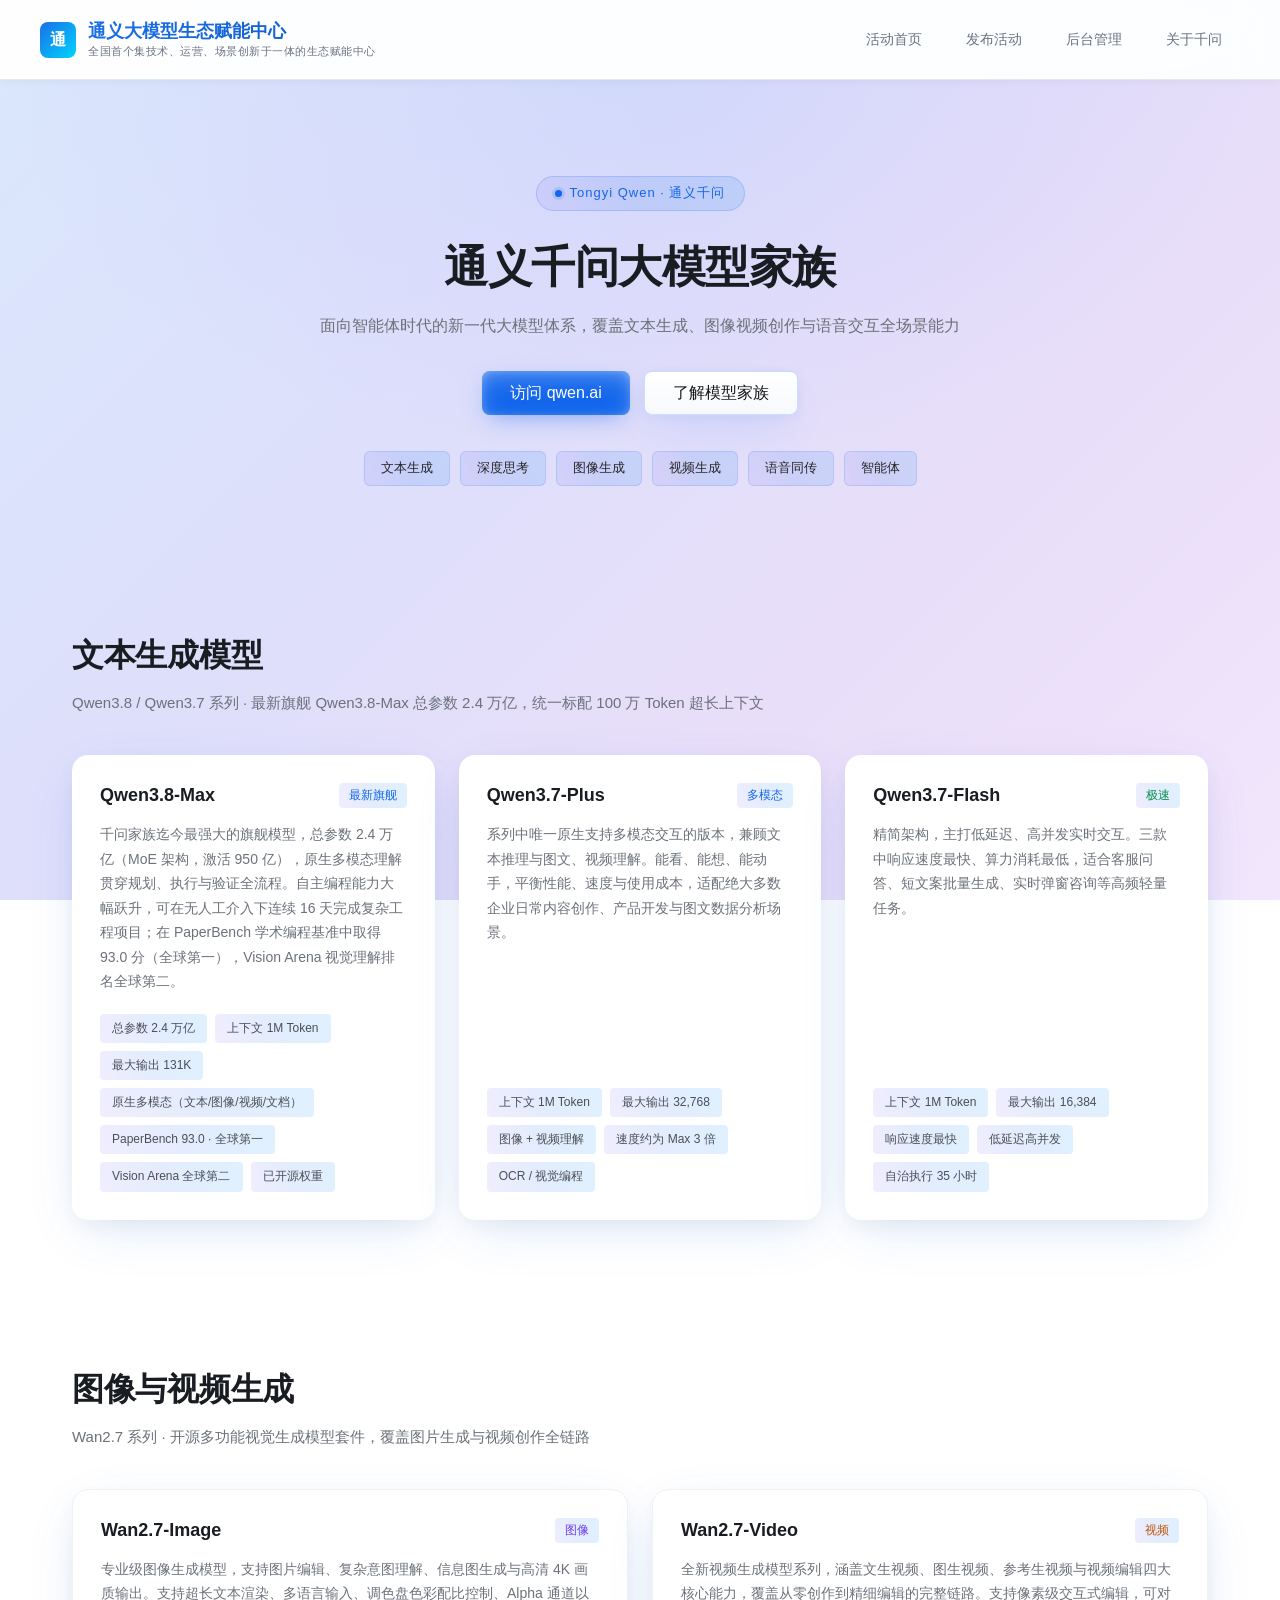
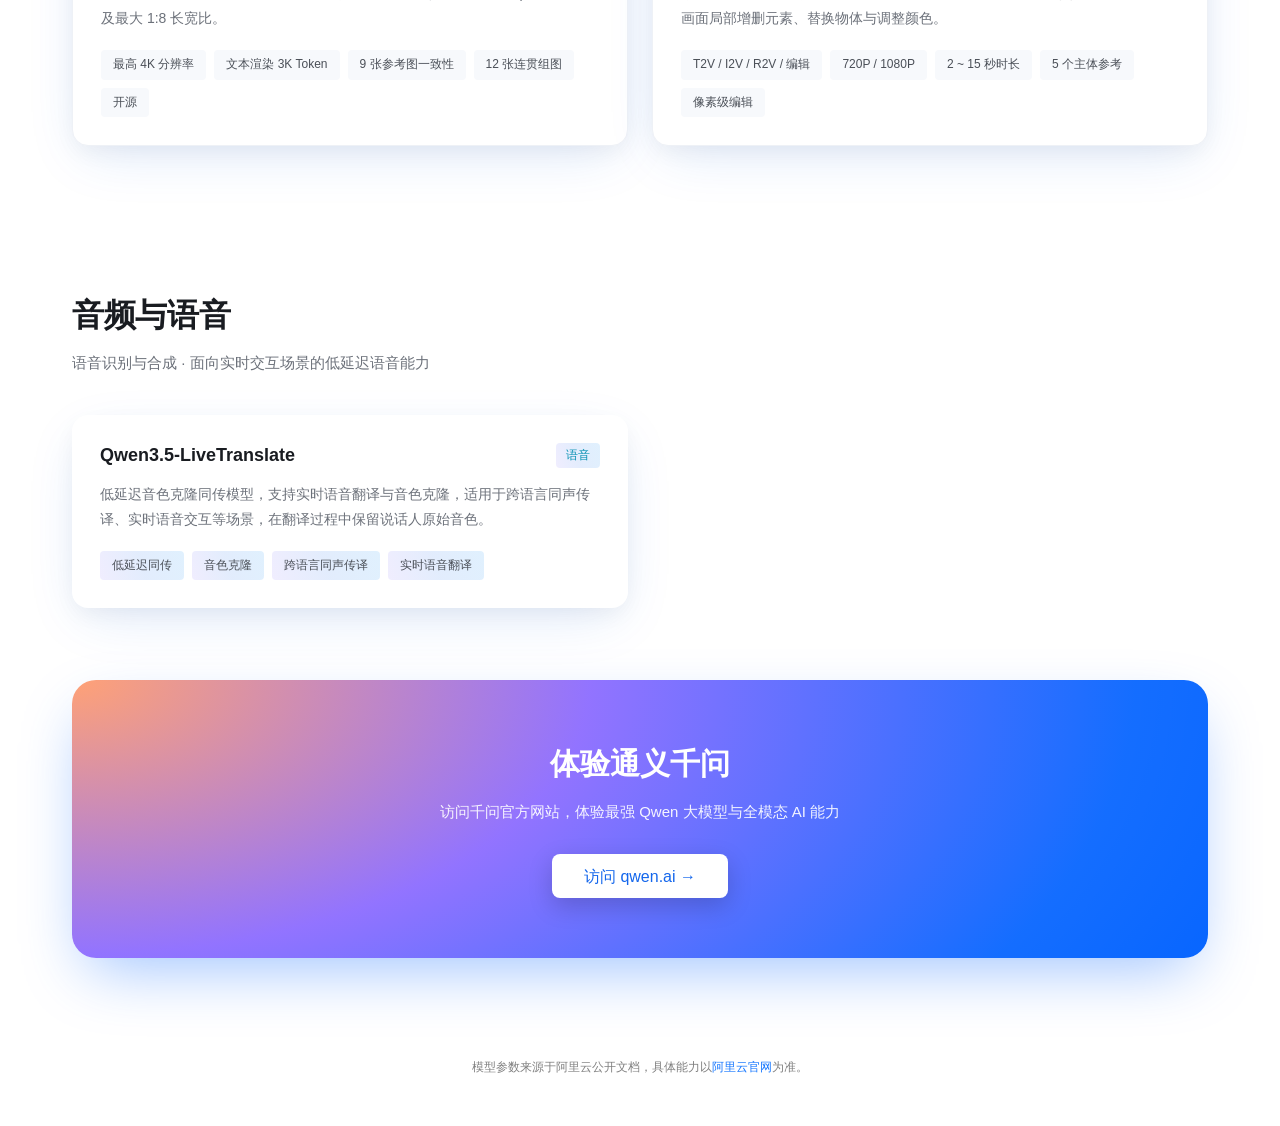
<file: qwen.html>
﻿<!DOCTYPE html>
<html lang="zh-CN">
<head>
    <meta charset="UTF-8">
    <meta name="viewport" content="width=device-width, initial-scale=1.0">
    <title>关于千问 - 通义千问大模型家族</title>
    <link rel="stylesheet" href="style.css">
</head>
<body>
    <nav class="navbar">
        <a href="index.html" class="nav-logo">
            <div class="logo-icon">通</div>
            <div class="logo-text-wrap">
                <span class="logo-text">通义大模型生态赋能中心</span>
                <span class="logo-subtitle">全国首个集技术、运营、场景创新于一体的生态赋能中心</span>
            </div>
        </a>
        <div class="nav-links">
            <a href="index.html">活动首页</a>
            <a href="publish.html">发布活动</a>
            <a href="admin.html">后台管理</a>
            <a href="qwen.html">关于千问</a>
        </div>
    </nav>

    <main class="qwp">
        <!-- Hero -->
        <header class="qwp-hero">
            <div class="qwp-container">
                <div class="qwp-hero-badge">
                    <span class="qwp-hero-dot"></span>
                    Tongyi Qwen · 通义千问
                </div>
                <h1 class="qwp-hero-title">通义千问大模型家族</h1>
                <p class="qwp-hero-sub">面向智能体时代的新一代大模型体系，覆盖文本生成、图像视频创作与语音交互全场景能力</p>
                <div class="qwp-hero-actions">
                    <a href="https://qwen.ai" target="_blank" rel="noopener" class="qwp-btn-primary">访问 qwen.ai</a>
                    <a href="#qwp-models" class="qwp-btn-secondary">了解模型家族</a>
                </div>
                <div class="qwp-hero-tags">
                    <span class="qwp-chip">文本生成</span>
                    <span class="qwp-chip">深度思考</span>
                    <span class="qwp-chip">图像生成</span>
                    <span class="qwp-chip">视频生成</span>
                    <span class="qwp-chip">语音同传</span>
                    <span class="qwp-chip">智能体</span>
                </div>
            </div>
        </header>

        <!-- 文本生成模型 -->
        <section class="qwp-section" id="qwp-models">
            <div class="qwp-container">
                <div class="qwp-section-head">
                    <h2 class="qwp-section-title">文本生成模型</h2>
                    <p class="qwp-section-desc">Qwen3.8 / Qwen3.7 系列 · 最新旗舰 Qwen3.8-Max 总参数 2.4 万亿，统一标配 100 万 Token 超长上下文</p>
                </div>
                <div class="qwp-model-grid">
                    <!-- Qwen3.8-Max -->
                    <article class="qwp-model-card">
                        <div class="qwp-model-head">
                            <h3 class="qwp-model-name">Qwen3.8-Max</h3>
                            <span class="qwp-model-badge">最新旗舰</span>
                        </div>
                        <p class="qwp-model-desc">千问家族迄今最强大的旗舰模型，总参数 2.4 万亿（MoE 架构，激活 950 亿），原生多模态理解贯穿规划、执行与验证全流程。自主编程能力大幅跃升，可在无人工介入下连续 16 天完成复杂工程项目；在 PaperBench 学术编程基准中取得 93.0 分（全球第一），Vision Arena 视觉理解排名全球第二。</p>
                        <div class="qwp-model-tags">
                            <span class="qwp-tag">总参数 2.4 万亿</span>
                            <span class="qwp-tag">上下文 1M Token</span>
                            <span class="qwp-tag">最大输出 131K</span>
                            <span class="qwp-tag">原生多模态（文本/图像/视频/文档）</span>
                            <span class="qwp-tag">PaperBench 93.0 · 全球第一</span>
                            <span class="qwp-tag">Vision Arena 全球第二</span>
                            <span class="qwp-tag">已开源权重</span>
                        </div>
                    </article>
                    <!-- Qwen3.7-Plus -->
                    <article class="qwp-model-card">
                        <div class="qwp-model-head">
                            <h3 class="qwp-model-name">Qwen3.7-Plus</h3>
                            <span class="qwp-model-badge qwp-badge-blue">多模态</span>
                        </div>
                        <p class="qwp-model-desc">系列中唯一原生支持多模态交互的版本，兼顾文本推理与图文、视频理解。能看、能想、能动手，平衡性能、速度与使用成本，适配绝大多数企业日常内容创作、产品开发与图文数据分析场景。</p>
                        <div class="qwp-model-tags">
                            <span class="qwp-tag">上下文 1M Token</span>
                            <span class="qwp-tag">最大输出 32,768</span>
                            <span class="qwp-tag">图像 + 视频理解</span>
                            <span class="qwp-tag">速度约为 Max 3 倍</span>
                            <span class="qwp-tag">OCR / 视觉编程</span>
                        </div>
                    </article>
                    <!-- Qwen3.7-Flash -->
                    <article class="qwp-model-card">
                        <div class="qwp-model-head">
                            <h3 class="qwp-model-name">Qwen3.7-Flash</h3>
                            <span class="qwp-model-badge qwp-badge-green">极速</span>
                        </div>
                        <p class="qwp-model-desc">精简架构，主打低延迟、高并发实时交互。三款中响应速度最快、算力消耗最低，适合客服问答、短文案批量生成、实时弹窗咨询等高频轻量任务。</p>
                        <div class="qwp-model-tags">
                            <span class="qwp-tag">上下文 1M Token</span>
                            <span class="qwp-tag">最大输出 16,384</span>
                            <span class="qwp-tag">响应速度最快</span>
                            <span class="qwp-tag">低延迟高并发</span>
                            <span class="qwp-tag">自治执行 35 小时</span>
                        </div>
                    </article>
                </div>
            </div>
        </section>

        <!-- 图像与视频生成 -->
        <section class="qwp-section qwp-section-alt">
            <div class="qwp-container">
                <div class="qwp-section-head">
                    <h2 class="qwp-section-title">图像与视频生成</h2>
                    <p class="qwp-section-desc">Wan2.7 系列 · 开源多功能视觉生成模型套件，覆盖图片生成与视频创作全链路</p>
                </div>
                <div class="qwp-model-grid qwp-grid-2">
                    <!-- Wan2.7-Image -->
                    <article class="qwp-model-card">
                        <div class="qwp-model-head">
                            <h3 class="qwp-model-name">Wan2.7-Image</h3>
                            <span class="qwp-model-badge qwp-badge-purple">图像</span>
                        </div>
                        <p class="qwp-model-desc">专业级图像生成模型，支持图片编辑、复杂意图理解、信息图生成与高清 4K 画质输出。支持超长文本渲染、多语言输入、调色盘色彩配比控制、Alpha 通道以及最大 1:8 长宽比。</p>
                        <div class="qwp-model-tags">
                            <span class="qwp-tag">最高 4K 分辨率</span>
                            <span class="qwp-tag">文本渲染 3K Token</span>
                            <span class="qwp-tag">9 张参考图一致性</span>
                            <span class="qwp-tag">12 张连贯组图</span>
                            <span class="qwp-tag">开源</span>
                        </div>
                    </article>
                    <!-- Wan2.7-Video -->
                    <article class="qwp-model-card">
                        <div class="qwp-model-head">
                            <h3 class="qwp-model-name">Wan2.7-Video</h3>
                            <span class="qwp-model-badge qwp-badge-orange">视频</span>
                        </div>
                        <p class="qwp-model-desc">全新视频生成模型系列，涵盖文生视频、图生视频、参考生视频与视频编辑四大核心能力，覆盖从零创作到精细编辑的完整链路。支持像素级交互式编辑，可对画面局部增删元素、替换物体与调整颜色。</p>
                        <div class="qwp-model-tags">
                            <span class="qwp-tag">T2V / I2V / R2V / 编辑</span>
                            <span class="qwp-tag">720P / 1080P</span>
                            <span class="qwp-tag">2 ~ 15 秒时长</span>
                            <span class="qwp-tag">5 个主体参考</span>
                            <span class="qwp-tag">像素级编辑</span>
                        </div>
                    </article>
                </div>
            </div>
        </section>

        <!-- 音频与语音 -->
        <section class="qwp-section">
            <div class="qwp-container">
                <div class="qwp-section-head">
                    <h2 class="qwp-section-title">音频与语音</h2>
                    <p class="qwp-section-desc">语音识别与合成 · 面向实时交互场景的低延迟语音能力</p>
                </div>
                <div class="qwp-model-grid qwp-grid-2">
                    <!-- Qwen3.5-LiveTranslate -->
                    <article class="qwp-model-card">
                        <div class="qwp-model-head">
                            <h3 class="qwp-model-name">Qwen3.5-LiveTranslate</h3>
                            <span class="qwp-model-badge qwp-badge-cyan">语音</span>
                        </div>
                        <p class="qwp-model-desc">低延迟音色克隆同传模型，支持实时语音翻译与音色克隆，适用于跨语言同声传译、实时语音交互等场景，在翻译过程中保留说话人原始音色。</p>
                        <div class="qwp-model-tags">
                            <span class="qwp-tag">低延迟同传</span>
                            <span class="qwp-tag">音色克隆</span>
                            <span class="qwp-tag">跨语言同声传译</span>
                            <span class="qwp-tag">实时语音翻译</span>
                        </div>
                    </article>
                </div>
            </div>
        </section>

        <!-- 开放生态 -->
        <section class="qwp-eco">
            <div class="qwp-container">
                <div class="qwp-eco-inner">
                    <h2 class="qwp-eco-title">体验通义千问</h2>
                    <p class="qwp-eco-desc">访问千问官方网站，体验最强 Qwen 大模型与全模态 AI 能力</p>
                    <a href="https://qwen.ai" target="_blank" rel="noopener" class="qwp-eco-btn">访问 qwen.ai →</a>
                </div>
            </div>
        </section>

        <!-- 合规声明 -->
        <footer class="qwp-disclaimer">
            <div class="qwp-container">
                <p>模型参数来源于阿里云公开文档，具体能力以<a href="https://qwen.ai" target="_blank" rel="noopener">阿里云官网</a>为准。</p>
            </div>
        </footer>
    </main>

    <script src="events-data.js"></script>
    <script src="app.js"></script>
</body>
</html>
</file>
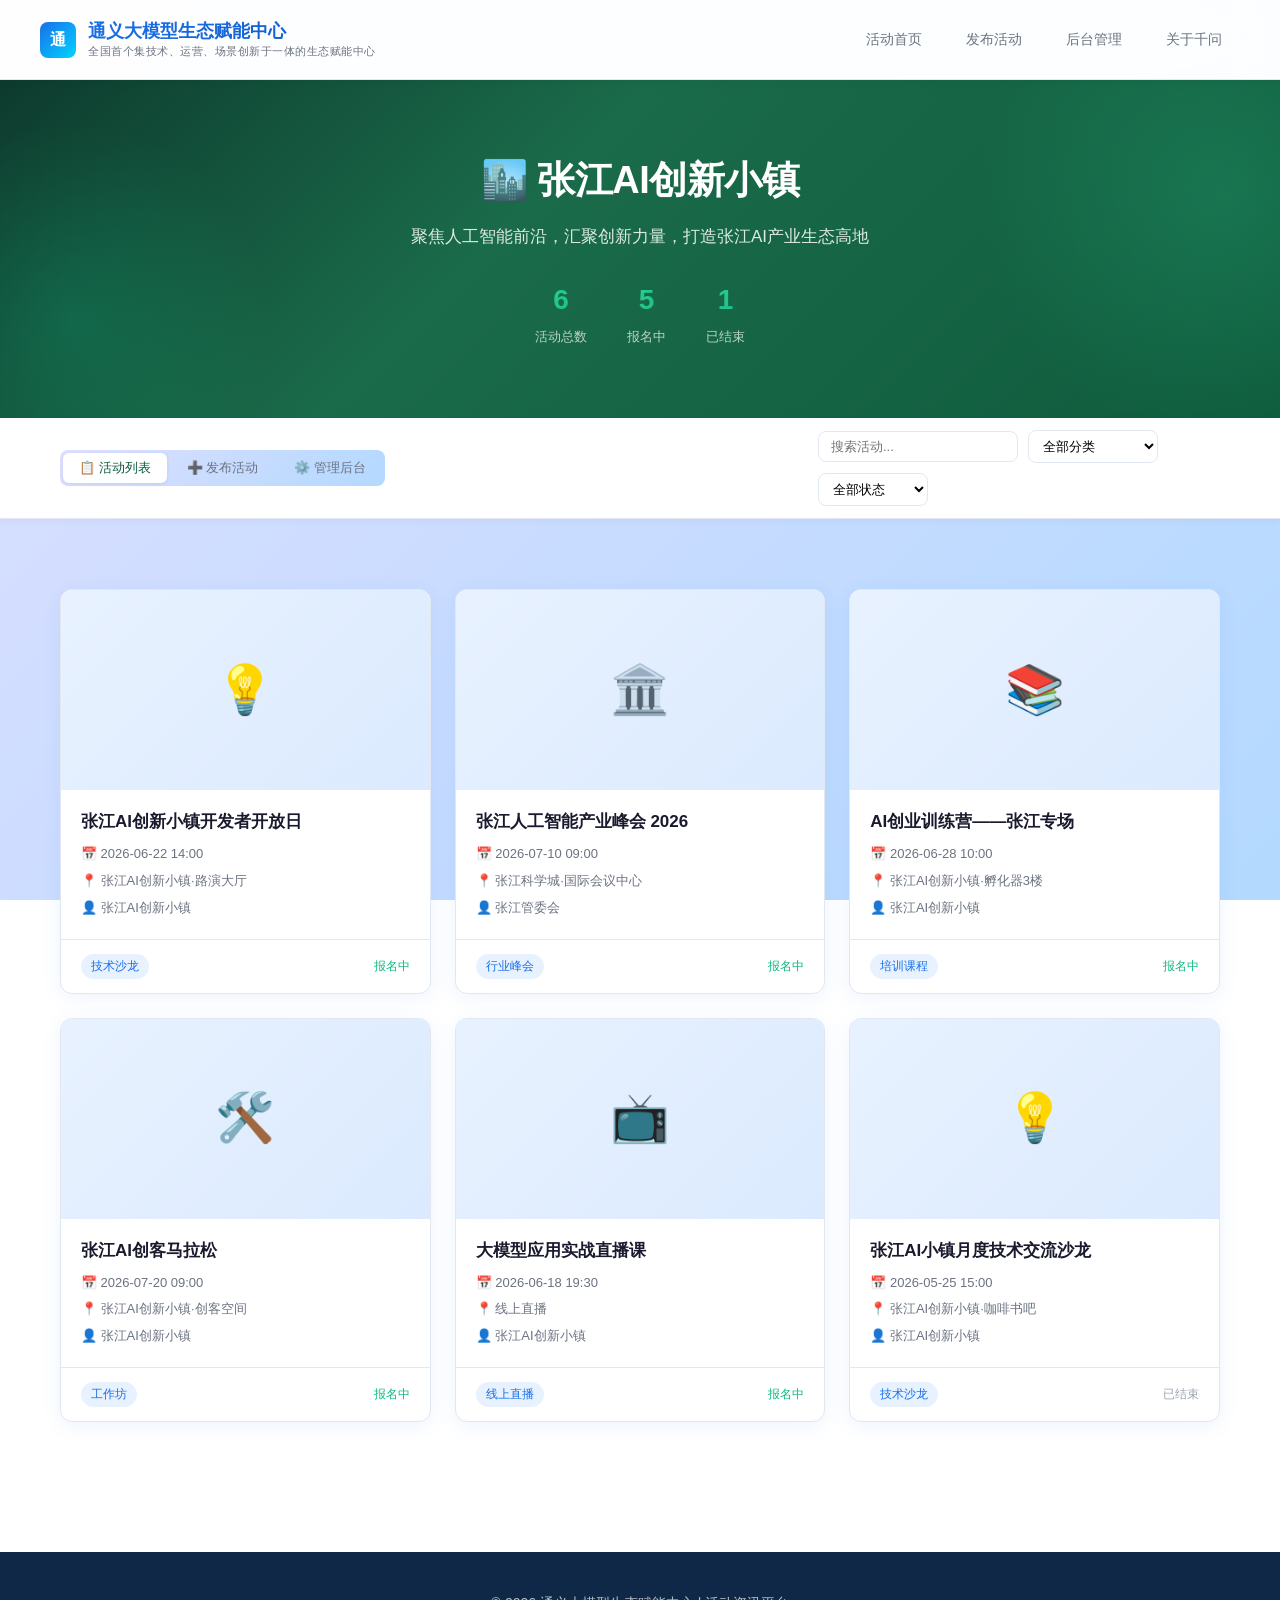
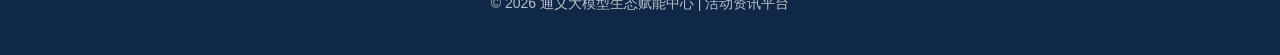
<file: zhangjiang.html>
<!DOCTYPE html>
<html lang="zh-CN">
<head>
    <meta charset="UTF-8">
    <meta name="viewport" content="width=device-width, initial-scale=1.0">
    <title>张江AI创新小镇 - 活动资讯</title>
    <link rel="stylesheet" href="style.css">
</head>
<body>
    <!-- 导航栏 -->
    <nav class="navbar">
        <a href="index.html" class="nav-logo">
            <div class="logo-icon">通</div>
            <div class="logo-text-wrap">
                <span class="logo-text">通义大模型生态赋能中心</span>
                <span class="logo-subtitle">全国首个集技术、运营、场景创新于一体的生态赋能中心</span>
            </div>
        </a>
        <div class="nav-links">
            <a href="index.html">活动首页</a>
            <a href="publish.html">发布活动</a>
            <a href="admin.html">后台管理</a>
            <a href="qwen.html">关于千问</a>
        </div>
    </nav>

    <!-- Hero区域 -->
    <section class="hero-zhangjiang">
        <div class="hero-content">
            <h1>🏙️ 张江AI创新小镇</h1>
            <p>聚焦人工智能前沿，汇聚创新力量，打造张江AI产业生态高地</p>
            <div class="zj-stats">
                <div class="zj-stat-item">
                    <span class="stat-num" id="statTotal">-</span>
                    <span class="stat-label">活动总数</span>
                </div>
                <div class="zj-stat-item">
                    <span class="stat-num" id="statActive">-</span>
                    <span class="stat-label">报名中</span>
                </div>
                <div class="zj-stat-item">
                    <span class="stat-num" id="statEnded">-</span>
                    <span class="stat-label">已结束</span>
                </div>
            </div>
        </div>
    </section>

    <!-- 工具栏（视图切换 + 筛选） -->
    <div class="zj-toolbar">
        <div class="zj-toolbar-inner">
            <div class="zj-view-tabs">
                <button class="zj-view-tab active" onclick="switchView('list')">📋 活动列表</button>
                <button class="zj-view-tab" onclick="switchView('publish')">➕ 发布活动</button>
                <button class="zj-view-tab" onclick="switchView('admin')">⚙️ 管理后台</button>
            </div>
            <div id="filterBar" style="display:flex; gap:10px; align-items:center; margin-left:auto; flex-wrap:wrap;">
                <input type="text" id="zjSearchInput" class="form-control" placeholder="搜索活动..." style="max-width:200px; padding:7px 12px; font-size:13px;">
                <select id="zjCategoryFilter" class="form-control" style="max-width:130px; padding:7px 10px; font-size:13px;">
                    <option value="">全部分类</option>
                    <option value="技术沙龙">技术沙龙</option>
                    <option value="行业峰会">行业峰会</option>
                    <option value="培训课程">培训课程</option>
                    <option value="工作坊">工作坊</option>
                    <option value="线上直播">线上直播</option>
                </select>
                <select id="zjStatusFilter" class="form-control" style="max-width:110px; padding:7px 10px; font-size:13px;">
                    <option value="">全部状态</option>
                    <option value="active">报名中</option>
                    <option value="ended">已结束</option>
                </select>
            </div>
        </div>
    </div>

    <!-- 列表视图 -->
    <div class="container" id="viewList" style="padding:30px 20px;">
        <div class="events-grid" id="zjEventsGrid"></div>
        <div class="empty-state" id="zjEmptyState" style="display:none;">
            <div class="empty-icon">📭</div>
            <h3>暂无相关活动</h3>
            <p>试试其他筛选条件，或切换到"发布活动"添加新活动</p>
        </div>
    </div>

    <!-- 发布视图 -->
    <div class="container" id="viewPublish" style="display:none; padding:30px 20px;">
        <form id="zjPublishForm" class="zj-publish-form">
            <h2 class="section-title" style="padding-top:0;">发布张江小镇活动</h2>
            <p style="color:var(--text-light); margin-bottom:24px; font-size:14px;">填写张江AI创新小镇范围内的活动信息</p>

            <div class="form-group">
                <label>活动名称 <span class="required">*</span></label>
                <input type="text" class="form-control" id="zjTitle" placeholder="请输入活动名称" required>
            </div>

            <div style="display:grid; grid-template-columns:1fr 1fr; gap:16px;">
                <div class="form-group">
                    <label>活动日期 <span class="required">*</span></label>
                    <input type="date" class="form-control" id="zjDate" required>
                </div>
                <div class="form-group">
                    <label>活动时间</label>
                    <input type="time" class="form-control" id="zjTime">
                </div>
            </div>

            <div class="form-group">
                <label>活动地点 <span class="required">*</span></label>
                <input type="text" class="form-control" id="zjLocation" placeholder="例如：张江AI创新小镇·路演大厅" required>
            </div>

            <div style="display:grid; grid-template-columns:1fr 1fr; gap:16px;">
                <div class="form-group">
                    <label>活动分类 <span class="required">*</span></label>
                    <select class="form-control" id="zjCategory" required>
                        <option value="">请选择分类</option>
                        <option value="技术沙龙">技术沙龙</option>
                        <option value="行业峰会">行业峰会</option>
                        <option value="培训课程">培训课程</option>
                        <option value="工作坊">工作坊</option>
                        <option value="线上直播">线上直播</option>
                        <option value="其他">其他</option>
                    </select>
                </div>
                <div class="form-group">
                    <label>活动状态</label>
                    <select class="form-control" id="zjStatus">
                        <option value="active">报名中</option>
                        <option value="ended">已结束</option>
                    </select>
                </div>
            </div>

            <div class="form-group">
                <label>主办方</label>
                <input type="text" class="form-control" id="zjOrganizer" placeholder="请输入主办方名称" value="张江AI创新小镇">
            </div>

            <div class="form-group">
                <label>活动描述 <span class="required">*</span></label>
                <textarea class="form-control" id="zjDescription" placeholder="请输入活动详细描述、议程安排等信息..." rows="5" required></textarea>
            </div>

            <!-- 封面上传 -->
            <div class="form-group">
                <label>活动封面图</label>
                <div class="upload-area" onclick="document.getElementById('zjCoverInput').click()">
                    <div class="upload-icon">🖼️</div>
                    <p>点击或拖拽上传封面图片</p>
                    <p style="font-size:12px; color:#9ca3af; margin-top:4px;">支持 JPG、PNG 格式</p>
                </div>
                <input type="file" id="zjCoverInput" accept="image/*" style="display:none;" onchange="handleZjCover(this)">
                <div class="upload-preview" id="zjCoverPreview"></div>
            </div>

            <div style="display:flex; gap:12px; margin-top:10px;">
                <button type="submit" class="btn btn-primary" style="flex:1;">发布活动</button>
                <button type="reset" class="btn btn-outline" onclick="resetZjForm()">重置</button>
            </div>
        </form>
    </div>

    <!-- 管理视图 -->
    <div class="container" id="viewAdmin" style="display:none; padding:30px 20px;">
        <div class="zj-admin-section">
            <div style="display:flex; justify-content:space-between; align-items:center; margin-bottom:20px;">
                <h2 class="section-title" style="padding-top:0;">张江活动管理</h2>
                <span style="font-size:14px; color:var(--text-light);" id="zjAdminCount"></span>
            </div>
            <div style="overflow-x:auto;">
                <table class="admin-table" id="zjAdminTable">
                    <thead>
                        <tr>
                            <th>活动名称</th>
                            <th>日期</th>
                            <th>地点</th>
                            <th>分类</th>
                            <th>状态</th>
                            <th>操作</th>
                        </tr>
                    </thead>
                    <tbody id="zjAdminTableBody"></tbody>
                </table>
            </div>
            <div class="empty-state" id="zjAdminEmpty" style="display:none;">
                <div class="empty-icon">📋</div>
                <h3>暂无活动数据</h3>
                <p>切换到"发布活动"视图添加第一个活动</p>
            </div>
        </div>
    </div>

    <!-- 编辑模态框 -->
    <div class="modal-overlay" id="zjEditModal">
        <div class="modal">
            <h2>编辑张江小镇活动</h2>
            <form id="zjEditForm">
                <input type="hidden" id="zjEditId">
                <div class="form-group">
                    <label>活动名称 <span class="required">*</span></label>
                    <input type="text" class="form-control" id="zjEditTitle" required>
                </div>
                <div style="display:grid; grid-template-columns:1fr 1fr; gap:16px;">
                    <div class="form-group">
                        <label>活动日期 <span class="required">*</span></label>
                        <input type="date" class="form-control" id="zjEditDate" required>
                    </div>
                    <div class="form-group">
                        <label>活动时间</label>
                        <input type="time" class="form-control" id="zjEditTime">
                    </div>
                </div>
                <div class="form-group">
                    <label>活动地点 <span class="required">*</span></label>
                    <input type="text" class="form-control" id="zjEditLocation" required>
                </div>
                <div style="display:grid; grid-template-columns:1fr 1fr; gap:16px;">
                    <div class="form-group">
                        <label>活动分类</label>
                        <select class="form-control" id="zjEditCategory">
                            <option value="技术沙龙">技术沙龙</option>
                            <option value="行业峰会">行业峰会</option>
                            <option value="培训课程">培训课程</option>
                            <option value="工作坊">工作坊</option>
                            <option value="线上直播">线上直播</option>
                            <option value="其他">其他</option>
                        </select>
                    </div>
                    <div class="form-group">
                        <label>活动状态</label>
                        <select class="form-control" id="zjEditStatus">
                            <option value="active">报名中</option>
                            <option value="ended">已结束</option>
                        </select>
                    </div>
                </div>
                <div class="form-group">
                    <label>主办方</label>
                    <input type="text" class="form-control" id="zjEditOrganizer">
                </div>
                <div class="form-group">
                    <label>活动描述</label>
                    <textarea class="form-control" id="zjEditDescription" rows="4"></textarea>
                </div>
                <div class="modal-actions">
                    <button type="button" class="btn btn-outline" onclick="closeZjEditModal()">取消</button>
                    <button type="submit" class="btn btn-primary">保存修改</button>
                </div>
            </form>
        </div>
    </div>

    <!-- 删除确认模态框 -->
    <div class="modal-overlay" id="zjDeleteModal">
        <div class="modal" style="max-width:400px; text-align:center;">
            <h2 style="color:#ef4444;">确认删除</h2>
            <p style="margin:20px 0; color:var(--text-light);">确定要删除活动 "<span id="zjDeleteName"></span>" 吗？</p>
            <div class="modal-actions" style="justify-content:center;">
                <button class="btn btn-outline" onclick="closeZjDeleteModal()">取消</button>
                <button class="btn btn-danger" id="zjConfirmDeleteBtn">确认删除</button>
            </div>
        </div>
    </div>

    <!-- 页脚 -->
    <footer class="footer">
        <div class="container">
            <p>© 2026 通义大模型生态赋能中心 | 活动资讯平台</p>
        </div>
    </footer>

    <script src="events-data.js"></script>
    <script src="app.js"></script>
    <script>
        let zjCoverBase64 = '';
        let currentView = 'list';
        let zjDeleteTargetId = '';

        // 视图切换
        function switchView(view) {
            currentView = view;
            document.getElementById('viewList').style.display = view === 'list' ? 'block' : 'none';
            document.getElementById('viewPublish').style.display = view === 'publish' ? 'block' : 'none';
            document.getElementById('viewAdmin').style.display = view === 'admin' ? 'block' : 'none';
            document.getElementById('filterBar').style.display = view === 'list' ? 'flex' : 'none';

            document.querySelectorAll('.zj-view-tab').forEach((tab, i) => {
                tab.classList.toggle('active', ['list', 'publish', 'admin'][i] === view);
            });

            if (view === 'list') renderZjList();
            if (view === 'admin') renderZjAdmin();
        }

        // 更新统计
        function updateStats() {
            const all = ZhangjiangManager.getAll();
            document.getElementById('statTotal').textContent = all.length;
            document.getElementById('statActive').textContent = all.filter(e => e.status === 'active').length;
            document.getElementById('statEnded').textContent = all.filter(e => e.status === 'ended').length;
        }

        // 渲染列表
        function renderZjList() {
            const events = ZhangjiangManager.getAll();
            const keyword = document.getElementById('zjSearchInput').value.trim().toLowerCase();
            const category = document.getElementById('zjCategoryFilter').value;
            const status = document.getElementById('zjStatusFilter').value;

            let filtered = events.filter(e => {
                let match = true;
                if (keyword) match = match && e.title.toLowerCase().includes(keyword);
                if (category) match = match && e.category === category;
                if (status) match = match && e.status === status;
                return match;
            });

            const grid = document.getElementById('zjEventsGrid');
            const emptyState = document.getElementById('zjEmptyState');

            if (filtered.length === 0) {
                grid.innerHTML = '';
                emptyState.style.display = 'block';
                return;
            }

            emptyState.style.display = 'none';
            grid.innerHTML = filtered.map(event => `
                <div class="card event-card" onclick="openZjDetail('${event.id}')">
                    <div class="card-img">
                        ${event.cover
                            ? `<img src="${event.cover}" alt="${event.title}">`
                            : `<span>${Utils.getCategoryIcon(event.category)}</span>`
                        }
                    </div>
                    <div class="card-body">
                        <h3>${event.title}</h3>
                        <div class="card-meta">
                            <span>📅 ${event.date} ${event.time || ''}</span>
                            <span>📍 ${event.location}</span>
                            <span>👤 ${event.organizer || '张江AI创新小镇'}</span>
                        </div>
                    </div>
                    <div class="card-footer">
                        <span class="tag">${event.category || '其他'}</span>
                        <span class="status ${event.status === 'active' ? 'status-active' : 'status-ended'}">
                            ${Utils.getStatusText(event.status)}
                        </span>
                    </div>
                </div>
            `).join('');
        }

        // 查看详情（弹出模态框）
        function openZjDetail(id) {
            const event = ZhangjiangManager.getById(id);
            if (!event) return;
            const overlay = document.createElement('div');
            overlay.className = 'modal-overlay active';
            overlay.onclick = function(e) { if (e.target === this) this.remove(); };
            overlay.innerHTML = `
                <div class="modal" style="max-width:700px;">
                    <h2>${event.title}</h2>
                    <div style="display:flex; flex-wrap:wrap; gap:14px; font-size:14px; color:var(--text-light); margin:16px 0;">
                        <span>📅 ${event.date} ${event.time || ''}</span>
                        <span>📍 ${event.location}</span>
                        <span>🏷️ ${event.category}</span>
                        <span>👤 ${event.organizer || '张江AI创新小镇'}</span>
                        <span style="color:${event.status === 'active' ? '#10b981' : '#9ca3af'};">${Utils.getStatusText(event.status)}</span>
                    </div>
                    ${event.cover ? `<img src="${event.cover}" style="width:100%;max-height:300px;object-fit:cover;border-radius:8px;margin-bottom:16px;">` : ''}
                    <div style="white-space:pre-wrap; line-height:1.8; color:#374151; font-size:15px;">${event.description || '暂无描述'}</div>
                    <div class="modal-actions">
                        <button class="btn btn-outline" onclick="this.closest('.modal-overlay').remove()">关闭</button>
                        ${event.status === 'active' ? '<button class="btn btn-primary" onclick="Utils.showToast(\'报名成功！\');this.closest(\'.modal-overlay\').remove()">立即报名</button>' : ''}
                    </div>
                </div>
            `;
            document.body.appendChild(overlay);
        }

        // 渲染管理表格
        function renderZjAdmin() {
            const events = ZhangjiangManager.getAll();
            const tbody = document.getElementById('zjAdminTableBody');
            const emptyEl = document.getElementById('zjAdminEmpty');
            document.getElementById('zjAdminCount').textContent = `共 ${events.length} 个活动`;

            if (events.length === 0) {
                document.getElementById('zjAdminTable').style.display = 'none';
                emptyEl.style.display = 'block';
                return;
            }
            document.getElementById('zjAdminTable').style.display = 'table';
            emptyEl.style.display = 'none';

            tbody.innerHTML = events.map(event => `
                <tr>
                    <td style="max-width:220px;">
                        <strong style="display:block;overflow:hidden;text-overflow:ellipsis;white-space:nowrap;">${event.title}</strong>
                        <small style="color:var(--text-light);">${event.organizer || ''}</small>
                    </td>
                    <td>${event.date}</td>
                    <td>${event.location}</td>
                    <td><span class="tag">${event.category || '其他'}</span></td>
                    <td><span class="status ${event.status === 'active' ? 'status-active' : 'status-ended'}">${Utils.getStatusText(event.status)}</span></td>
                    <td>
                        <div class="actions">
                            <button class="btn btn-outline btn-sm" onclick="openZjEditModal('${event.id}')">编辑</button>
                            <button class="btn btn-danger btn-sm" onclick="openZjDeleteModal('${event.id}','${event.title.replace(/'/g, "\\'")}')">删除</button>
                        </div>
                    </td>
                </tr>
            `).join('');
        }

        // 封面上传
        async function handleZjCover(input) {
            const file = input.files[0];
            if (!file) return;
            zjCoverBase64 = await Utils.compressImage(file, { maxSize: 1280, quality: 0.7 });
            document.getElementById('zjCoverPreview').innerHTML = `
                <div class="preview-item">
                    <img src="${zjCoverBase64}" alt="封面">
                    <button class="remove-btn" onclick="zjCoverBase64='';this.parentElement.remove();">×</button>
                </div>`;
        }

        // 重置表单
        function resetZjForm() {
            zjCoverBase64 = '';
            document.getElementById('zjCoverPreview').innerHTML = '';
        }

        // 发布表单提交
        document.getElementById('zjPublishForm').addEventListener('submit', function(e) {
            e.preventDefault();
            const data = {
                title: document.getElementById('zjTitle').value.trim(),
                date: document.getElementById('zjDate').value,
                time: document.getElementById('zjTime').value,
                location: document.getElementById('zjLocation').value.trim(),
                category: document.getElementById('zjCategory').value,
                status: document.getElementById('zjStatus').value,
                organizer: document.getElementById('zjOrganizer').value.trim(),
                description: document.getElementById('zjDescription').value.trim(),
                cover: zjCoverBase64,
                images: []
            };
            if (!data.title || !data.date || !data.location || !data.category || !data.description) {
                Utils.showToast('请填写所有必填项', 'error');
                return;
            }
            const result = ZhangjiangManager.add(data);
            if (!result.success) { Utils.showToast(result.message || '发布失败', 'error'); return; }
            Utils.showToast('活动发布成功！');
            this.reset();
            resetZjForm();
            document.getElementById('zjOrganizer').value = '张江AI创新小镇';
            updateStats();
            setTimeout(() => switchView('list'), 800);
        });

        // 编辑模态框
        function openZjEditModal(id) {
            const event = ZhangjiangManager.getById(id);
            if (!event) return;
            document.getElementById('zjEditId').value = id;
            document.getElementById('zjEditTitle').value = event.title;
            document.getElementById('zjEditDate').value = event.date;
            document.getElementById('zjEditTime').value = event.time || '';
            document.getElementById('zjEditLocation').value = event.location;
            document.getElementById('zjEditCategory').value = event.category || '其他';
            document.getElementById('zjEditStatus').value = event.status;
            document.getElementById('zjEditOrganizer').value = event.organizer || '';
            document.getElementById('zjEditDescription').value = event.description || '';
            document.getElementById('zjEditModal').classList.add('active');
        }

        function closeZjEditModal() {
            document.getElementById('zjEditModal').classList.remove('active');
        }

        document.getElementById('zjEditForm').addEventListener('submit', function(e) {
            e.preventDefault();
            const id = document.getElementById('zjEditId').value;
            const result = ZhangjiangManager.update(id, {
                title: document.getElementById('zjEditTitle').value.trim(),
                date: document.getElementById('zjEditDate').value,
                time: document.getElementById('zjEditTime').value,
                location: document.getElementById('zjEditLocation').value.trim(),
                category: document.getElementById('zjEditCategory').value,
                status: document.getElementById('zjEditStatus').value,
                organizer: document.getElementById('zjEditOrganizer').value.trim(),
                description: document.getElementById('zjEditDescription').value.trim()
            });
            if (!result.success) { Utils.showToast(result.message || '保存失败', 'error'); return; }
            closeZjEditModal();
            renderZjAdmin();
            updateStats();
            Utils.showToast('活动已更新！');
        });

        // 删除
        function openZjDeleteModal(id, name) {
            zjDeleteTargetId = id;
            document.getElementById('zjDeleteName').textContent = name;
            document.getElementById('zjDeleteModal').classList.add('active');
        }
        function closeZjDeleteModal() {
            document.getElementById('zjDeleteModal').classList.remove('active');
            zjDeleteTargetId = '';
        }
        document.getElementById('zjConfirmDeleteBtn').addEventListener('click', function() {
            if (zjDeleteTargetId) {
                ZhangjiangManager.delete(zjDeleteTargetId);
                closeZjDeleteModal();
                renderZjAdmin();
                updateStats();
                Utils.showToast('活动已删除');
            }
        });

        // 关闭模态框
        document.getElementById('zjEditModal').addEventListener('click', function(e) { if (e.target === this) closeZjEditModal(); });
        document.getElementById('zjDeleteModal').addEventListener('click', function(e) { if (e.target === this) closeZjDeleteModal(); });

        // 筛选监听
        document.getElementById('zjSearchInput').addEventListener('input', renderZjList);
        document.getElementById('zjCategoryFilter').addEventListener('change', renderZjList);
        document.getElementById('zjStatusFilter').addEventListener('change', renderZjList);

        // 初始化
        updateStats();
        renderZjList();
    </script>
</body>
</html>
</file>
<file: style.css>
/* ========== 通义大模型生态赋能中心活动资讯 - 公共样式 ========== */
:root {
    --primary: #1a6fe8;
    --primary-dark: #0f5cc8;
    --primary-light: #e8f2ff;
    --accent: #00d4ff;
    --bg: linear-gradient(135deg, #e0e0ff 0%, #c9dcff 50%, #b3d9ff 100%);
    --card-bg: #ffffff;
    --text: #1a1a2e;
    --text-light: #6b7280;
    --border: #e2e8f0;
    --shadow: 0 4px 20px rgba(26, 111, 232, 0.08);
    --shadow-hover: 0 8px 30px rgba(26, 111, 232, 0.15);
    --radius: 12px;
    --transition: all 0.3s ease;
}

* {
    margin: 0;
    padding: 0;
    box-sizing: border-box;
}

body {
    font-family: -apple-system, BlinkMacSystemFont, 'Segoe UI', 'PingFang SC', 'Hiragino Sans GB', 'Microsoft YaHei', sans-serif;
    background: var(--bg);
    background-attachment: fixed;
    color: var(--text);
    line-height: 1.6;
    min-height: 100vh;
}

/* ========== 导航栏 ========== */
.navbar {
    background: rgba(255, 255, 255, 0.95);
    backdrop-filter: blur(20px);
    border-bottom: 1px solid var(--border);
    padding: 0 40px;
    height: 80px;
    display: flex;
    align-items: center;
    justify-content: space-between;
    position: sticky;
    top: 0;
    z-index: 1000;
    box-shadow: 0 2px 10px rgba(0, 0, 0, 0.04);
}

.nav-logo {
    display: flex;
    align-items: center;
    gap: 12px;
    text-decoration: none;
    color: var(--text);
}

.nav-logo .logo-icon {
    width: 36px;
    height: 36px;
    background: linear-gradient(135deg, var(--primary), var(--accent));
    border-radius: 8px;
    display: flex;
    align-items: center;
    justify-content: center;
    color: white;
    font-weight: bold;
    font-size: 16px;
    flex-shrink: 0;
}

.nav-logo .logo-text-wrap {
    display: flex;
    flex-direction: column;
    gap: 2px;
}

.nav-logo .logo-text {
    font-size: 18px;
    font-weight: 600;
    background: linear-gradient(135deg, var(--primary), var(--primary-dark));
    -webkit-background-clip: text;
    -webkit-text-fill-color: transparent;
    line-height: 1.2;
}

.nav-logo .logo-subtitle {
    font-size: 11px;
    color: var(--text-light);
    line-height: 1.2;
    letter-spacing: 0.5px;
}

.nav-links {
    display: flex;
    align-items: center;
    gap: 8px;
}

.nav-links a {
    text-decoration: none;
    color: var(--text-light);
    padding: 8px 18px;
    border-radius: 8px;
    font-size: 14px;
    font-weight: 500;
    transition: var(--transition);
}

.nav-links a:hover,
.nav-links a.active {
    color: var(--primary);
    background: var(--primary-light);
}

.nav-links a.btn-primary {
    background: linear-gradient(135deg, var(--primary), var(--primary-dark));
    color: white;
    padding: 8px 20px;
}

.nav-links a.btn-primary:hover {
    transform: translateY(-1px);
    box-shadow: 0 4px 12px rgba(26, 111, 232, 0.3);
}

/* ========== 通用容器 ========== */
.container {
    max-width: 1200px;
    margin: 0 auto;
    padding: 0 20px;
}

/* ========== 按钮样式 ========== */
.btn {
    display: inline-flex;
    align-items: center;
    justify-content: center;
    gap: 8px;
    padding: 10px 24px;
    border-radius: 8px;
    font-size: 14px;
    font-weight: 500;
    border: none;
    cursor: pointer;
    transition: var(--transition);
    text-decoration: none;
}

.btn-primary {
    background: linear-gradient(135deg, var(--primary), var(--primary-dark));
    color: white;
}

.btn-primary:hover {
    transform: translateY(-2px);
    box-shadow: 0 6px 20px rgba(26, 111, 232, 0.3);
}

.btn-outline {
    background: transparent;
    color: var(--primary);
    border: 1.5px solid var(--primary);
}

.btn-outline:hover {
    background: var(--primary-light);
}

.btn-danger {
    background: #ef4444;
    color: white;
}

.btn-danger:hover {
    background: #dc2626;
    transform: translateY(-1px);
}

.btn-sm {
    padding: 6px 14px;
    font-size: 13px;
}

/* ========== 卡片样式 ========== */
.card {
    background: var(--card-bg);
    border-radius: var(--radius);
    box-shadow: var(--shadow);
    border: 1px solid var(--border);
    overflow: hidden;
    transition: var(--transition);
}

.card:hover {
    box-shadow: var(--shadow-hover);
    transform: translateY(-4px);
}

/* ========== 表单样式 ========== */
.form-group {
    margin-bottom: 20px;
}

.form-group label {
    display: block;
    font-size: 14px;
    font-weight: 500;
    color: var(--text);
    margin-bottom: 6px;
}

.form-group label .required {
    color: #ef4444;
    margin-left: 2px;
}

.form-control {
    width: 100%;
    padding: 10px 14px;
    border: 1.5px solid var(--border);
    border-radius: 8px;
    font-size: 14px;
    transition: var(--transition);
    outline: none;
    background: white;
}

.form-control:focus {
    border-color: var(--primary);
    box-shadow: 0 0 0 3px rgba(26, 111, 232, 0.1);
}

textarea.form-control {
    resize: vertical;
    min-height: 120px;
}

/* ========== AI资讯滚动条 ========== */
.ai-news-bar {
    background: linear-gradient(135deg, #0a1628 0%, #132a52 100%);
    border-bottom: 1px solid rgba(0, 212, 255, 0.2);
    padding: 8px 0;
    overflow: hidden;
    position: relative;
}

.ai-news-bar::before {
    content: '';
    position: absolute;
    top: 0;
    left: 0;
    right: 0;
    height: 1px;
    background: linear-gradient(90deg, transparent, var(--accent), transparent);
}

.ai-news-inner {
    display: flex;
    align-items: center;
    gap: 16px;
    max-width: 1200px;
    margin: 0 auto;
    padding: 0 20px;
}

.ai-news-label {
    flex-shrink: 0;
    display: flex;
    align-items: center;
    gap: 8px;
    background: linear-gradient(135deg, var(--primary), var(--accent));
    color: white;
    padding: 5px 14px;
    border-radius: 20px;
    font-size: 13px;
    font-weight: 600;
    letter-spacing: 0.5px;
    z-index: 2;
    box-shadow: 0 2px 10px rgba(0, 212, 255, 0.3);
}

.ai-news-label .pulse-dot {
    width: 7px;
    height: 7px;
    background: #ff4d4d;
    border-radius: 50%;
    animation: pulse-dot 1.5s ease-in-out infinite;
}

@keyframes pulse-dot {
    0%, 100% { opacity: 1; transform: scale(1); }
    50% { opacity: 0.5; transform: scale(1.4); }
}

.ai-news-track-wrapper {
    flex: 1;
    overflow: hidden;
    position: relative;
    mask-image: linear-gradient(90deg, transparent 0%, black 3%, black 97%, transparent 100%);
    -webkit-mask-image: linear-gradient(90deg, transparent 0%, black 3%, black 97%, transparent 100%);
}

.ai-news-track {
    display: flex;
    gap: 12px;
    animation: news-scroll 60s linear infinite;
    width: max-content;
}

.ai-news-track:hover {
    animation-play-state: paused;
}

@keyframes news-scroll {
    0% { transform: translateX(0); }
    100% { transform: translateX(-50%); }
}

.ai-news-item {
    flex-shrink: 0;
    display: flex;
    align-items: center;
    gap: 10px;
    background: rgba(255, 255, 255, 0.06);
    border: 1px solid rgba(255, 255, 255, 0.08);
    border-radius: 8px;
    padding: 8px 16px;
    cursor: pointer;
    transition: all 0.3s ease;
    white-space: nowrap;
}

.ai-news-item:hover {
    background: rgba(255, 255, 255, 0.12);
    border-color: rgba(0, 212, 255, 0.3);
    transform: translateY(-1px);
}

.ai-news-item .news-tag {
    font-size: 11px;
    padding: 2px 8px;
    border-radius: 4px;
    font-weight: 500;
    flex-shrink: 0;
}

.ai-news-item .news-tag.qwen {
    background: rgba(0, 212, 255, 0.15);
    color: #00d4ff;
}

.ai-news-item .news-tag.ai {
    background: rgba(139, 92, 246, 0.15);
    color: #a78bfa;
}

.ai-news-item .news-tag.model {
    background: rgba(16, 185, 129, 0.15);
    color: #34d399;
}

.ai-news-item .news-tag.app {
    background: rgba(251, 191, 36, 0.15);
    color: #fbbf24;
}

.ai-news-item .news-title {
    font-size: 13px;
    color: rgba(255, 255, 255, 0.85);
    font-weight: 400;
}

.ai-news-item .news-time {
    font-size: 11px;
    color: rgba(255, 255, 255, 0.35);
    flex-shrink: 0;
}

/* ========== Hero轮播区域（层叠交错排版）========== */
.hero-carousel-section {
    background: transparent;
    padding: 0 0 20px;
    position: relative;
}

/* 标题区域 - 透明背景（与页面渐变一致） */
.carousel-header-gradient {
    background: transparent;
    padding: 28px 0 20px;
    position: relative;
}

.carousel-header-inner {
    max-width: 1400px;
    margin: 0 auto;
    padding: 0 80px;
    display: flex;
    justify-content: space-between;
    align-items: center;
    position: relative;
    z-index: 1;
}

.carousel-title {
    font-size: 30px;
    font-weight: 800;
    color: var(--primary);
    margin: 0;
    padding: 0 0 0 20px;
    letter-spacing: 3px;
    position: relative;
    background: linear-gradient(135deg, #1a6fe8 0%, #4f46e5 45%, #7c3aed 100%);
    -webkit-background-clip: text;
    -webkit-text-fill-color: transparent;
    background-clip: text;
    filter: drop-shadow(0 2px 3px rgba(79, 70, 229, 0.28)) drop-shadow(0 6px 12px rgba(26, 111, 232, 0.12));
}

.carousel-title::before {
    content: '';
    position: absolute;
    left: 0;
    top: 50%;
    transform: translateY(-50%);
    width: 6px;
    height: 70%;
    border-radius: 4px;
    background: linear-gradient(180deg, #1a6fe8 0%, #7c3aed 100%);
    box-shadow: 0 2px 8px rgba(79, 70, 229, 0.45), inset 0 1px 1px rgba(255, 255, 255, 0.4);
}



/* 轮播视口 */
.carousel-viewport-stacked {
    max-width: 1400px;
    margin: 0 auto;
    padding: 20px 80px 0;
    position: relative;
    overflow: visible;
}

.carousel-track-stacked {
    display: flex;
    align-items: center;
    justify-content: center;
    gap: 0;
    min-height: 360px;
    position: relative;
}

/* 层叠卡片样式 */
.carousel-slide-stacked {
    position: absolute;
    width: 300px;
    height: 360px;
    border-radius: 16px;
    overflow: hidden;
    box-shadow: 0 8px 30px rgba(0, 0, 0, 0.12);
    transition: all 0.6s cubic-bezier(0.4, 0, 0.2, 1);
    cursor: pointer;
    background: white;
}

/* 中间突出卡片 */
.carousel-slide-stacked.active {
    transform: translateX(0) scale(1.1);
    z-index: 10;
    box-shadow: 0 20px 60px rgba(26, 111, 232, 0.3);
}

/* 左侧卡片 */
.carousel-slide-stacked.prev {
    transform: translateX(-220px) scale(0.82);
    z-index: 5;
    opacity: 0.7;
    filter: brightness(0.7);
}

.carousel-slide-stacked.prev:hover {
    transform: translateX(-200px) scale(0.87);
    opacity: 0.85;
    filter: brightness(0.85);
}

/* 右侧卡片 */
.carousel-slide-stacked.next {
    transform: translateX(220px) scale(0.82);
    z-index: 5;
    opacity: 0.7;
    filter: brightness(0.7);
}

.carousel-slide-stacked.next:hover {
    transform: translateX(200px) scale(0.87);
    opacity: 0.85;
    filter: brightness(0.85);
}

/* 隐藏其他卡片 */
.carousel-slide-stacked.hidden {
    transform: translateX(0) scale(0.6);
    z-index: 1;
    opacity: 0;
    pointer-events: none;
}

/* 卡片图片 */
.carousel-slide-stacked .slide-image {
    width: 100%;
    aspect-ratio: 1 / 1;
    object-fit: cover;
    transition: all 0.5s cubic-bezier(0.4, 0, 0.2, 1);
}

.carousel-slide-stacked.active:hover .slide-image {
    transform: scale(1.05);
}

/* 遮罩和内容 */
.slide-overlay {
    position: absolute;
    bottom: 0;
    left: 0;
    right: 0;
    height: 35%;
    background: linear-gradient(to top, rgba(0,0,0,0.9) 0%, rgba(0,0,0,0.6) 70%, transparent 100%);
    pointer-events: none;
}

.slide-content {
    position: absolute;
    bottom: 0;
    left: 0;
    right: 0;
    padding: 24px;
    z-index: 2;
}

.slide-title {
    font-size: 16px;
    font-weight: 700;
    line-height: 1.4;
    margin: 0;
    padding: 12px 16px;
    background: linear-gradient(135deg, rgba(30, 64, 175, 0.9) 0%, rgba(59, 130, 246, 0.85) 50%, rgba(6, 182, 212, 0.8) 100%);
    color: white;
    border-radius: 10px 10px 0 0;
    backdrop-filter: blur(10px);
    box-shadow: 0 -4px 20px rgba(30, 64, 175, 0.3);
}

/* 导航按钮 */
.carousel-nav-btn {
    position: absolute;
    top: 45%;
    transform: translateY(-50%);
    width: 44px;
    height: 44px;
    border-radius: 50%;
    background: white;
    border: 2px solid var(--border);
    cursor: pointer;
    display: flex;
    align-items: center;
    justify-content: center;
    transition: all 0.3s ease;
    z-index: 20;
    box-shadow: 0 4px 16px rgba(0, 0, 0, 0.1);
}

.carousel-nav-btn:hover {
    background: var(--primary);
    border-color: var(--primary);
    color: white;
    transform: translateY(-50%) scale(1.1);
    box-shadow: 0 8px 24px rgba(26, 111, 232, 0.3);
}

.carousel-nav-btn svg {
    stroke: currentColor;
}

.carousel-prev-btn {
    left: 10px;
}

.carousel-next-btn {
    right: 10px;
}

/* 分页指示器 */
.carousel-dots {
    display: flex;
    justify-content: center;
    gap: 8px;
    margin-top: 16px;
}

.dot-indicator {
    width: 10px;
    height: 10px;
    border-radius: 50%;
    background: #d1d5db;
    cursor: pointer;
    transition: all 0.3s ease;
    border: 2px solid transparent;
}

.dot-indicator:hover {
    background: #9ca3af;
    transform: scale(1.2);
}

.dot-indicator.active {
    width: 36px;
    border-radius: 6px;
    background: linear-gradient(135deg, var(--primary), var(--accent));
    border-color: rgba(26, 111, 232, 0.2);
}


/* ========== 活动卡片网格 ========== */
.events-grid {
    display: grid;
    grid-template-columns: repeat(auto-fill, minmax(350px, 1fr));
    gap: 24px;
    padding: 40px 0;
}

.event-card {
    cursor: pointer;
}

.event-card .card-img {
    width: 100%;
    height: 200px;
    object-fit: cover;
    background: linear-gradient(135deg, var(--primary-light), #dbeafe);
    display: flex;
    align-items: center;
    justify-content: center;
    color: var(--primary);
    font-size: 48px;
}

.event-card .card-img img {
    width: 100%;
    height: 100%;
    object-fit: cover;
}

.event-card .card-body {
    padding: 20px;
}

.event-card .card-body h3 {
    font-size: 17px;
    font-weight: 600;
    margin-bottom: 10px;
    line-height: 1.4;
    display: -webkit-box;
    -webkit-line-clamp: 2;
    -webkit-box-orient: vertical;
    overflow: hidden;
}

.event-card .card-meta {
    display: flex;
    flex-direction: column;
    gap: 6px;
    font-size: 13px;
    color: var(--text-light);
}

.event-card .card-meta span {
    display: flex;
    align-items: center;
    gap: 6px;
}

.event-card .card-footer {
    padding: 14px 20px;
    border-top: 1px solid var(--border);
    display: flex;
    justify-content: space-between;
    align-items: center;
}

.event-card .tag {
    font-size: 12px;
    padding: 3px 10px;
    border-radius: 20px;
    background: var(--primary-light);
    color: var(--primary);
    font-weight: 500;
}

.event-card .status {
    font-size: 12px;
    font-weight: 500;
}

.status-active {
    color: #10b981;
}

.status-ended {
    color: #9ca3af;
}

/* ========== 分区标题 ========== */
.section-title {
    font-size: 24px;
    font-weight: 600;
    padding-top: 40px;
    padding-bottom: 10px;
    display: flex;
    align-items: center;
    gap: 10px;
}

.section-title::before {
    content: '';
    width: 4px;
    height: 24px;
    background: linear-gradient(180deg, var(--primary), var(--accent));
    border-radius: 2px;
}

/* ========== 上传区域 ========== */
.upload-area {
    border: 2px dashed var(--border);
    border-radius: var(--radius);
    padding: 40px;
    text-align: center;
    cursor: pointer;
    transition: var(--transition);
    background: #fafbfd;
}

.upload-area:hover {
    border-color: var(--primary);
    background: var(--primary-light);
}

.upload-area .upload-icon {
    font-size: 48px;
    color: var(--primary);
    margin-bottom: 12px;
}

.upload-area p {
    color: var(--text-light);
    font-size: 14px;
}

.upload-preview {
    margin-top: 16px;
    display: flex;
    flex-wrap: wrap;
    gap: 10px;
}

.upload-preview .preview-item {
    width: 100px;
    height: 100px;
    border-radius: 8px;
    overflow: hidden;
    position: relative;
}

.upload-preview .preview-item img {
    width: 100%;
    height: 100%;
    object-fit: cover;
}

.upload-preview .preview-item .remove-btn {
    position: absolute;
    top: 4px;
    right: 4px;
    width: 20px;
    height: 20px;
    border-radius: 50%;
    background: rgba(239, 68, 68, 0.9);
    color: white;
    border: none;
    cursor: pointer;
    font-size: 12px;
    display: flex;
    align-items: center;
    justify-content: center;
}

/* ========== 后台管理表格 ========== */
.admin-table {
    width: 100%;
    border-collapse: collapse;
    background: white;
    border-radius: var(--radius);
    overflow: hidden;
    box-shadow: var(--shadow);
}

.admin-table th,
.admin-table td {
    padding: 14px 18px;
    text-align: left;
    font-size: 14px;
}

.admin-table th {
    background: var(--primary);
    color: white;
    font-weight: 500;
}

.admin-table tr:nth-child(even) {
    background: #f9fafb;
}

.admin-table tr:hover {
    background: var(--primary-light);
}

.admin-table .actions {
    display: flex;
    gap: 8px;
}

/* ========== 详情页 ========== */
.detail-header {
    background: linear-gradient(135deg, #0f2847 0%, #1a4a8a 100%);
    padding: 60px 0;
    color: white;
}

.detail-header h1 {
    font-size: 32px;
    margin-bottom: 16px;
}

.detail-meta {
    display: flex;
    flex-wrap: wrap;
    gap: 20px;
    font-size: 14px;
    opacity: 0.9;
}

.detail-meta span {
    display: flex;
    align-items: center;
    gap: 6px;
}

.detail-content {
    padding: 40px 0;
}

.detail-body {
    background: white;
    border-radius: var(--radius);
    padding: 40px;
    box-shadow: var(--shadow);
}

.detail-body h2 {
    font-size: 20px;
    margin-bottom: 20px;
    color: var(--primary);
}

.detail-body .desc {
    font-size: 15px;
    line-height: 1.8;
    color: #374151;
    white-space: pre-wrap;
}

.detail-gallery {
    display: grid;
    grid-template-columns: repeat(auto-fill, minmax(200px, 1fr));
    gap: 12px;
    margin-top: 20px;
}

.detail-gallery img {
    width: 100%;
    height: 160px;
    object-fit: cover;
    border-radius: 8px;
}

/* ========== 模态框 ========== */
.modal-overlay {
    display: none;
    position: fixed;
    top: 0;
    left: 0;
    width: 100%;
    height: 100%;
    background: rgba(0, 0, 0, 0.5);
    z-index: 2000;
    align-items: center;
    justify-content: center;
}

.modal-overlay.active {
    display: flex;
}

.modal {
    background: white;
    border-radius: var(--radius);
    padding: 30px;
    width: 90%;
    max-width: 600px;
    max-height: 80vh;
    overflow-y: auto;
    box-shadow: 0 20px 60px rgba(0, 0, 0, 0.2);
}

.modal h2 {
    font-size: 20px;
    margin-bottom: 20px;
    color: var(--text);
}

.modal-actions {
    display: flex;
    justify-content: flex-end;
    gap: 10px;
    margin-top: 24px;
}

/* ========== 空状态 ========== */
.empty-state {
    text-align: center;
    padding: 80px 20px;
    color: var(--text-light);
}

.empty-state .empty-icon {
    font-size: 64px;
    margin-bottom: 16px;
    opacity: 0.5;
}

.empty-state h3 {
    font-size: 18px;
    margin-bottom: 8px;
    color: var(--text);
}

/* ========== 消息提示 ========== */
.toast {
    position: fixed;
    top: 80px;
    right: 20px;
    background: white;
    padding: 14px 24px;
    border-radius: 8px;
    box-shadow: 0 10px 40px rgba(0, 0, 0, 0.15);
    z-index: 3000;
    transform: translateX(120%);
    transition: transform 0.3s ease;
    font-size: 14px;
    border-left: 4px solid var(--primary);
}

.toast.show {
    transform: translateX(0);
}

.toast.success {
    border-left-color: #10b981;
}

.toast.error {
    border-left-color: #ef4444;
}

/* ========== 页脚 ========== */
.footer {
    background: #0f2847;
    color: rgba(255, 255, 255, 0.7);
    padding: 40px 0;
    text-align: center;
    font-size: 14px;
    margin-top: 60px;
}

.footer a {
    color: var(--accent);
    text-decoration: none;
}

/* ========== 更多模块入口 ========== */
.module-links {
    padding: 48px 0;
    background:
        radial-gradient(60% 120% at 10% 0%, rgba(26, 111, 232, 0.06) 0%, transparent 60%),
        radial-gradient(60% 120% at 90% 100%, rgba(0, 212, 255, 0.05) 0%, transparent 60%),
        #f8fafc;
}

.module-links .container {
    display: flex;
    gap: 28px;
    perspective: 1200px;
}

.module-link-card {
    position: relative;
    flex: 1;
    display: flex;
    align-items: center;
    gap: 20px;
    padding: 30px 32px;
    border-radius: 20px;
    text-decoration: none;
    color: #fff;
    overflow: hidden;
    isolation: isolate;
    transform-style: preserve-3d;
    transition: transform 0.4s cubic-bezier(0.22, 1, 0.36, 1), box-shadow 0.4s cubic-bezier(0.22, 1, 0.36, 1);
    cursor: pointer;
}

/* 默认（上海AI活动）：蓝紫渐变 */
.module-link-card {
    background: linear-gradient(135deg, #1a6fe8 0%, #4f46e5 55%, #7c3aed 100%);
    box-shadow:
        0 12px 32px -8px rgba(79, 70, 229, 0.45),
        0 4px 12px rgba(26, 111, 232, 0.25),
        inset 0 1px 0 rgba(255, 255, 255, 0.25);
}

/* 张江AI创新小镇：青绿渐变 */
.module-link-card.card-green {
    background: linear-gradient(135deg, #0d9488 0%, #0f766e 50%, #115e59 100%);
    box-shadow:
        0 12px 32px -8px rgba(13, 148, 136, 0.45),
        0 4px 12px rgba(13, 148, 136, 0.25),
        inset 0 1px 0 rgba(255, 255, 255, 0.25);
}

/* 装饰光晕 */
.module-link-card::before {
    content: '';
    position: absolute;
    top: -60%;
    right: -15%;
    width: 260px;
    height: 260px;
    background: radial-gradient(circle, rgba(255, 255, 255, 0.22) 0%, transparent 70%);
    border-radius: 50%;
    z-index: -1;
    transition: transform 0.5s ease;
}

.module-link-card::after {
    content: '';
    position: absolute;
    bottom: -70%;
    left: -10%;
    width: 220px;
    height: 220px;
    background: radial-gradient(circle, rgba(255, 255, 255, 0.12) 0%, transparent 70%);
    border-radius: 50%;
    z-index: -1;
}

.module-link-card:hover {
    transform: translateY(-8px) rotateX(4deg);
    box-shadow:
        0 24px 48px -12px rgba(79, 70, 229, 0.55),
        0 8px 20px rgba(26, 111, 232, 0.3),
        inset 0 1px 0 rgba(255, 255, 255, 0.3);
}

.module-link-card.card-green:hover {
    box-shadow:
        0 24px 48px -12px rgba(13, 148, 136, 0.55),
        0 8px 20px rgba(13, 148, 136, 0.3),
        inset 0 1px 0 rgba(255, 255, 255, 0.3);
}

.module-link-card:hover::before {
    transform: scale(1.25);
}

.module-link-icon {
    flex-shrink: 0;
    width: 64px;
    height: 64px;
    display: flex;
    align-items: center;
    justify-content: center;
    font-size: 32px;
    border-radius: 18px;
    background: rgba(255, 255, 255, 0.18);
    border: 1px solid rgba(255, 255, 255, 0.28);
    box-shadow: inset 0 1px 0 rgba(255, 255, 255, 0.3), 0 6px 16px rgba(0, 0, 0, 0.12);
    backdrop-filter: blur(6px);
    transition: transform 0.4s cubic-bezier(0.22, 1, 0.36, 1);
}

.module-link-card:hover .module-link-icon {
    transform: scale(1.08) rotate(-4deg);
}

.module-link-info {
    flex: 1;
}

.module-link-info h3 {
    font-size: 19px;
    font-weight: 700;
    margin-bottom: 5px;
    color: #fff;
    letter-spacing: 0.3px;
    text-shadow: 0 1px 2px rgba(0, 0, 0, 0.12);
}

.module-link-info p {
    font-size: 13px;
    color: rgba(255, 255, 255, 0.82);
    margin: 0;
}

.module-link-arrow {
    flex-shrink: 0;
    width: 40px;
    height: 40px;
    display: flex;
    align-items: center;
    justify-content: center;
    font-size: 18px;
    font-weight: 700;
    color: #fff;
    border-radius: 50%;
    background: rgba(255, 255, 255, 0.16);
    border: 1px solid rgba(255, 255, 255, 0.25);
    opacity: 0;
    transform: translateX(-12px);
    transition: all 0.35s cubic-bezier(0.22, 1, 0.36, 1);
}

.module-link-card:hover .module-link-arrow {
    opacity: 1;
    transform: translateX(0);
}

/* ========== 张江AI创新小镇 - 页面专属样式 ========== */
.hero-zhangjiang {
    background: linear-gradient(135deg, #0d3b2e 0%, #1a6b4a 40%, #0f5c3d 100%);
    padding: 70px 0;
    position: relative;
    overflow: hidden;
}

.hero-zhangjiang::before {
    content: '';
    position: absolute;
    top: -40%;
    right: -15%;
    width: 500px;
    height: 500px;
    background: radial-gradient(circle, rgba(52, 211, 153, 0.18), transparent 70%);
    border-radius: 50%;
}

.hero-zhangjiang::after {
    content: '';
    position: absolute;
    bottom: -30%;
    left: -10%;
    width: 400px;
    height: 400px;
    background: radial-gradient(circle, rgba(16, 185, 129, 0.2), transparent 70%);
    border-radius: 50%;
}

.hero-zhangjiang .hero-content {
    position: relative;
    z-index: 1;
    text-align: center;
    color: white;
}

.hero-zhangjiang .hero-content h1 {
    font-size: 38px;
    font-weight: 700;
    margin-bottom: 12px;
    letter-spacing: -0.5px;
}

.hero-zhangjiang .hero-content p {
    font-size: 17px;
    opacity: 0.85;
    max-width: 600px;
    margin: 0 auto;
}

.zj-stats {
    display: flex;
    justify-content: center;
    gap: 40px;
    margin-top: 28px;
    flex-wrap: wrap;
}

.zj-stat-item {
    text-align: center;
}

.zj-stat-item .stat-num {
    font-size: 28px;
    font-weight: 700;
    display: block;
    background: linear-gradient(135deg, #34d399, #10b981);
    -webkit-background-clip: text;
    -webkit-text-fill-color: transparent;
}

.zj-stat-item .stat-label {
    font-size: 13px;
    opacity: 0.7;
    margin-top: 2px;
}

.zj-toolbar {
    background: white;
    border-bottom: 1px solid var(--border);
    padding: 12px 0;
    position: sticky;
    top: 70px;
    z-index: 99;
    box-shadow: 0 2px 8px rgba(0,0,0,0.04);
}

.zj-toolbar-inner {
    max-width: 1200px;
    margin: 0 auto;
    padding: 0 20px;
    display: flex;
    align-items: center;
    gap: 12px;
    flex-wrap: wrap;
}

.zj-view-tabs {
    display: flex;
    gap: 4px;
    background: var(--bg);
    padding: 3px;
    border-radius: 8px;
}

.zj-view-tab {
    padding: 6px 16px;
    border-radius: 6px;
    font-size: 13px;
    font-weight: 500;
    border: none;
    cursor: pointer;
    transition: var(--transition);
    background: transparent;
    color: var(--text-light);
}

.zj-view-tab.active {
    background: white;
    color: #0f5c3d;
    box-shadow: 0 1px 4px rgba(0,0,0,0.08);
}

.zj-publish-form {
    background: white;
    border-radius: var(--radius);
    padding: 30px;
    box-shadow: var(--shadow);
    border: 1px solid var(--border);
    max-width: 800px;
    margin: 0 auto;
}

.zj-admin-section {
    background: white;
    border-radius: var(--radius);
    padding: 24px;
    box-shadow: var(--shadow);
    border: 1px solid var(--border);
    margin-top: 20px;
}

/* ========== 上海展会 - 翻牌卡片样式 ========== */
.hero-exhibition {
    background: linear-gradient(135deg, #1a0f47 0%, #4a1a8a 50%, #3d0d6e 100%);
}

.exhibition-stats {
    display: flex;
    justify-content: center;
    gap: 40px;
    margin-top: 28px;
    flex-wrap: wrap;
}

.exhibition-stat-item {
    text-align: center;
}

.exhibition-stat-item .stat-num {
    font-size: 28px;
    font-weight: 700;
    display: block;
    background: linear-gradient(135deg, #c084fc, #8b5cf6);
    -webkit-background-clip: text;
    -webkit-text-fill-color: transparent;
}

.exhibition-stat-item .stat-label {
    font-size: 13px;
    opacity: 0.7;
    margin-top: 2px;
}

.exhibition-filter {
    padding: 30px 0 10px;
    display: flex;
    flex-direction: column;
    gap: 14px;
}

.filter-group {
    display: flex;
    gap: 8px;
    flex-wrap: wrap;
}

.filter-btn, .filter-btn-status {
    padding: 8px 18px;
    border-radius: 20px;
    font-size: 13px;
    font-weight: 500;
    border: 1.5px solid var(--border);
    cursor: pointer;
    transition: var(--transition);
    background: white;
    color: var(--text-light);
}

.filter-btn:hover, .filter-btn-status:hover {
    border-color: #8b5cf6;
    color: #8b5cf6;
    background: #f5f0ff;
}

.filter-btn.active, .filter-btn-status.active {
    background: linear-gradient(135deg, #8b5cf6, #6d28d9);
    color: white;
    border-color: transparent;
}

.data-source-info {
    font-size: 12px;
    color: var(--text-light);
}

.data-source-info a {
    color: #8b5cf6;
    text-decoration: none;
    font-weight: 500;
}

.data-source-info a:hover {
    text-decoration: underline;
}

/* 展会网格 */
.exhibition-grid {
    display: grid;
    grid-template-columns: repeat(auto-fill, minmax(340px, 1fr));
    gap: 28px;
    padding: 30px 0 50px;
}

/* 翻牌卡片核心样式 */
.flip-card {
    perspective: 1000px;
    height: 320px;
    cursor: pointer;
}

.flip-card-inner {
    position: relative;
    width: 100%;
    height: 100%;
    transition: transform 0.6s cubic-bezier(0.4, 0, 0.2, 1);
    transform-style: preserve-3d;
}

.flip-card:hover .flip-card-inner {
    transform: rotateY(180deg);
}

.flip-card-front, .flip-card-back {
    position: absolute;
    width: 100%;
    height: 100%;
    backface-visibility: hidden;
    -webkit-backface-visibility: hidden;
    border-radius: var(--radius);
    overflow: hidden;
    box-shadow: var(--shadow);
    border: 1px solid var(--border);
}

/* 翻牌正面 - 封面 */
.flip-card-front {
    background: white;
}

.exhibit-cover {
    width: 100%;
    height: 100%;
    position: relative;
    overflow: hidden;
}

.exhibit-cover img {
    width: 100%;
    height: 100%;
    object-fit: cover;
    transition: transform 0.5s ease;
}

.flip-card:hover .exhibit-cover img {
    transform: scale(1.05);
}

.exhibit-cover.cover-fallback {
    background: linear-gradient(135deg, #667eea 0%, #764ba2 100%);
    display: flex;
    align-items: center;
    justify-content: center;
}

.cover-overlay {
    position: absolute;
    bottom: 0;
    left: 0;
    right: 0;
    height: 55%;
    background: linear-gradient(to top, rgba(0,0,0,0.85) 0%, transparent 100%);
    pointer-events: none;
}

.exhibit-badges {
    position: absolute;
    top: 12px;
    left: 12px;
    display: flex;
    gap: 6px;
    flex-wrap: wrap;
}

.exhibit-badge {
    font-size: 11px;
    padding: 3px 10px;
    border-radius: 12px;
    font-weight: 500;
    backdrop-filter: blur(10px);
}

.exhibit-badge-hot {
    background: rgba(239, 68, 68, 0.85);
    color: white;
}

.exhibit-badge-ongoing {
    background: rgba(16, 185, 129, 0.85);
    color: white;
}

.exhibit-badge-upcoming {
    background: rgba(99, 102, 241, 0.85);
    color: white;
}

.exhibit-cover-info {
    position: absolute;
    bottom: 0;
    left: 0;
    right: 0;
    padding: 20px;
    color: white;
}

.exhibit-cover-info h3 {
    font-size: 17px;
    font-weight: 600;
    line-height: 1.4;
    margin-bottom: 6px;
    text-shadow: 0 1px 3px rgba(0,0,0,0.3);
}

.exhibit-cover-info .exhibit-date {
    font-size: 13px;
    opacity: 0.9;
}

/* 翻牌背面 - 详情 */
.flip-card-back {
    background: white;
    transform: rotateY(180deg);
}

.exhibit-detail {
    padding: 22px;
    height: 100%;
    display: flex;
    flex-direction: column;
}

.exhibit-detail h3 {
    font-size: 16px;
    font-weight: 600;
    color: var(--text);
    margin-bottom: 14px;
    padding-bottom: 10px;
    border-bottom: 2px solid #8b5cf6;
}

.exhibit-meta {
    display: flex;
    flex-direction: column;
    gap: 8px;
    flex: 1;
}

.meta-item {
    display: flex;
    align-items: flex-start;
    gap: 8px;
    font-size: 13px;
    color: var(--text-light);
    line-height: 1.4;
}

.meta-icon {
    flex-shrink: 0;
    font-size: 14px;
}

.exhibit-tags {
    display: flex;
    gap: 6px;
    flex-wrap: wrap;
    margin-top: 12px;
}

.exhibit-tag {
    font-size: 11px;
    padding: 3px 10px;
    border-radius: 12px;
    background: #f5f0ff;
    color: #7c3aed;
    font-weight: 500;
}

.exhibit-source {
    margin-top: 10px;
    font-size: 11px;
    color: var(--text-light);
    display: flex;
    align-items: center;
    gap: 4px;
}

.exhibit-source::before {
    content: '🔗';
    font-size: 10px;
}

.source-link {
    color: var(--primary);
    text-decoration: none;
    font-weight: 500;
}

.source-link:hover {
    text-decoration: underline;
}

.exhibit-actions {
    display: flex;
    gap: 10px;
    margin-top: 16px;
    padding-top: 12px;
    border-top: 1px solid var(--border);
}

/* 展会详情模态框 */
.modal-exhibit {
    max-width: 700px;
}

.modal-header {
    display: flex;
    justify-content: space-between;
    align-items: center;
    margin-bottom: 20px;
}

.modal-header h2 {
    margin-bottom: 0 !important;
}

.modal-close {
    background: none;
    border: none;
    font-size: 24px;
    cursor: pointer;
    color: var(--text-light);
    padding: 4px 8px;
    border-radius: 6px;
    transition: var(--transition);
}

.modal-close:hover {
    background: var(--bg);
    color: var(--text);
}

.modal-exhibit-cover img {
    width: 100%;
    height: 240px;
    object-fit: cover;
    border-radius: 8px;
    margin-bottom: 20px;
}

.info-grid {
    display: grid;
    grid-template-columns: 1fr 1fr;
    gap: 10px;
    margin-bottom: 16px;
}

.info-item {
    font-size: 14px;
    color: var(--text-light);
}

.info-desc {
    font-size: 14px;
    line-height: 1.8;
    color: #374151;
}

.info-desc p {
    margin-top: 8px;
}

/* 加载状态 */
.loading-state {
    text-align: center;
    padding: 60px 20px;
    color: var(--text-light);
}

.loading-spinner {
    width: 40px;
    height: 40px;
    border: 3px solid var(--border);
    border-top-color: #8b5cf6;
    border-radius: 50%;
    margin: 0 auto 16px;
    animation: spin 0.8s linear infinite;
}

@keyframes spin {
    to { transform: rotate(360deg); }
}

/* ========== AI资讯详情页 ==========  */
.news-detail-header {
    background: linear-gradient(135deg, #0a1628 0%, #132a52 100%);
    padding: 40px 0 50px;
    color: white;
    position: relative;
    overflow: hidden;
}

.news-detail-header::before {
    content: '';
    position: absolute;
    top: -30%;
    right: -10%;
    width: 400px;
    height: 400px;
    background: radial-gradient(circle, rgba(0, 212, 255, 0.12), transparent 70%);
    border-radius: 50%;
}

.news-breadcrumb {
    font-size: 13px;
    margin-bottom: 20px;
    opacity: 0.7;
}

.news-breadcrumb a {
    color: rgba(255,255,255,0.8);
    text-decoration: none;
    transition: color 0.2s;
}

.news-breadcrumb a:hover {
    color: var(--accent);
}

.breadcrumb-sep {
    margin: 0 2px;
}

.breadcrumb-current {
    color: var(--accent);
}

.news-tag-wrap {
    margin-bottom: 14px;
}

.news-detail-tag {
    display: inline-block;
    font-size: 12px;
    padding: 4px 14px;
    border-radius: 20px;
    font-weight: 500;
}

.news-detail-tag.qwen {
    background: rgba(0, 212, 255, 0.15);
    color: #00d4ff;
    border: 1px solid rgba(0, 212, 255, 0.3);
}

.news-detail-tag.ai {
    background: rgba(139, 92, 246, 0.15);
    color: #a78bfa;
    border: 1px solid rgba(139, 92, 246, 0.3);
}

.news-detail-tag.model {
    background: rgba(16, 185, 129, 0.15);
    color: #34d399;
    border: 1px solid rgba(16, 185, 129, 0.3);
}

.news-detail-tag.app {
    background: rgba(251, 191, 36, 0.15);
    color: #fbbf24;
    border: 1px solid rgba(251, 191, 36, 0.3);
}

.news-detail-header h1 {
    font-size: 28px;
    font-weight: 700;
    line-height: 1.4;
    margin-bottom: 16px;
    max-width: 800px;
}

.news-meta-info {
    display: flex;
    flex-wrap: wrap;
    gap: 16px;
    font-size: 14px;
    opacity: 0.8;
}

.news-meta-item {
    display: flex;
    align-items: center;
    gap: 4px;
}

.news-meta-category {
    background: rgba(255,255,255,0.1);
    padding: 2px 10px;
    border-radius: 12px;
    font-size: 12px;
}

.news-detail-content {
    padding: 40px 0 60px;
}

.news-detail-layout {
    display: grid;
    grid-template-columns: 1fr 320px;
    gap: 32px;
    align-items: start;
}

.news-detail-body {
    background: white;
    border-radius: var(--radius);
    padding: 36px;
    box-shadow: var(--shadow);
    border: 1px solid var(--border);
}

.news-summary {
    background: linear-gradient(135deg, #f0f7ff 0%, #e8f4fd 100%);
    border-radius: 10px;
    padding: 20px 24px;
    margin-bottom: 32px;
    border-left: 4px solid var(--primary);
}

.summary-label {
    font-size: 14px;
    font-weight: 600;
    color: var(--primary);
    margin-bottom: 8px;
}

.summary-text {
    font-size: 15px;
    line-height: 1.7;
    color: #374151;
    margin: 0;
}

.news-article {
    font-size: 15px;
    line-height: 1.9;
    color: #1f2937;
}

.news-article p {
    margin-bottom: 20px;
    text-align: justify;
}

.news-article p:last-child {
    margin-bottom: 0;
}

.news-source-card {
    margin-top: 36px;
    background: #f8fafc;
    border: 1px solid var(--border);
    border-radius: 10px;
    padding: 20px 24px;
}

.source-label {
    font-size: 13px;
    font-weight: 600;
    color: var(--text-light);
    margin-bottom: 12px;
    text-transform: uppercase;
    letter-spacing: 1px;
}

.source-info {
    display: flex;
    align-items: center;
    justify-content: space-between;
    gap: 12px;
    flex-wrap: wrap;
}

.source-name {
    font-size: 15px;
    font-weight: 500;
    color: var(--text);
}

.source-link {
    display: inline-flex;
    align-items: center;
    gap: 4px;
    font-size: 14px;
    color: var(--primary);
    text-decoration: none;
    font-weight: 500;
    padding: 6px 14px;
    border-radius: 6px;
    border: 1px solid var(--primary);
    transition: all 0.2s;
}

.source-link:hover {
    background: var(--primary);
    color: white;
}

.source-disclaimer {
    font-size: 12px;
    color: var(--text-light);
    margin-top: 12px;
    padding-top: 12px;
    border-top: 1px solid var(--border);
}

.news-actions {
    display: flex;
    gap: 12px;
    margin-top: 24px;
}

/* 侧边栏 */
.news-detail-sidebar {
    position: sticky;
    top: 100px;
}

.sidebar-section {
    background: white;
    border-radius: var(--radius);
    padding: 24px;
    box-shadow: var(--shadow);
    border: 1px solid var(--border);
}

.sidebar-title {
    font-size: 16px;
    font-weight: 600;
    color: var(--text);
    margin-bottom: 16px;
    padding-bottom: 12px;
    border-bottom: 2px solid var(--border);
}

.sidebar-news-list {
    display: flex;
    flex-direction: column;
    gap: 4px;
}

.sidebar-news-item {
    display: flex;
    align-items: flex-start;
    gap: 8px;
    padding: 10px 12px;
    border-radius: 8px;
    text-decoration: none;
    transition: all 0.2s;
    flex-wrap: wrap;
}

.sidebar-news-item:hover {
    background: var(--primary-light);
}

.sidebar-tag {
    font-size: 10px;
    padding: 2px 6px;
    border-radius: 4px;
    font-weight: 500;
    flex-shrink: 0;
    margin-top: 2px;
}

.sidebar-tag.qwen {
    background: rgba(0, 212, 255, 0.12);
    color: #0891b2;
}

.sidebar-tag.ai {
    background: rgba(139, 92, 246, 0.12);
    color: #7c3aed;
}

.sidebar-tag.model {
    background: rgba(16, 185, 129, 0.12);
    color: #059669;
}

.sidebar-tag.app {
    background: rgba(251, 191, 36, 0.12);
    color: #d97706;
}

.sidebar-item-title {
    font-size: 13px;
    color: var(--text);
    line-height: 1.4;
    flex: 1;
    display: -webkit-box;
    -webkit-line-clamp: 2;
    -webkit-box-orient: vertical;
    overflow: hidden;
}

.sidebar-item-time {
    font-size: 11px;
    color: var(--text-light);
    width: 100%;
    padding-left: 0;
}

/* 资讯详情页响应式 */
@media (max-width: 900px) {
    .news-detail-layout {
        grid-template-columns: 1fr;
    }

    .news-detail-sidebar {
        position: static;
    }

    .news-detail-header h1 {
        font-size: 22px;
    }

    .news-detail-body {
        padding: 24px;
    }
}

/* ========== 千问大模型页面（v4 阿里云官网风格） ========== */
.qwp {
    --qwp-primary: #1366EC;
    --qwp-primary-deep: #0047B3;
    --qwp-link: #1677FF;
    --qwp-title: #191C21;
    --qwp-body: #262626;
    --qwp-desc: #6C717A;
    --qwp-bg: linear-gradient(135deg, #d9e7fc 0%, #dedffb 40%, #e9def9 70%, #f2e6fc 100%);
    --qwp-footer-bg: #F5F5F6;
    --qwp-card-shadow: 0 8px 24px -4px rgba(0, 0, 0, 0.06), 0 16px 56px -12px rgba(19, 102, 236, 0.15);
    --qwp-card-shadow-hover: 0 10px 40px -6px rgba(0, 0, 0, 0.1), 0 24px 80px -16px rgba(19, 102, 236, 0.27);
    --qwp-tag-gradient: linear-gradient(72deg, rgba(133, 110, 250, 0.12) 0%, rgba(19, 102, 236, 0.12) 50%, rgba(0, 135, 245, 0.12) 100%);
    font-family: -apple-system, BlinkMacSystemFont, "Helvetica Neue", Helvetica, "Segoe UI", Arial, Roboto, "PingFang SC", miui, "Hiragino Sans GB", "Microsoft Yahei", sans-serif;
    background: var(--qwp-bg);
    background-attachment: fixed;
    color: var(--qwp-body);
}

.qwp-container {
    max-width: 1200px;
    margin: 0 auto;
    padding: 0 32px;
}

/* Hero */
.qwp-hero {
    padding: 96px 0 72px;
    text-align: center;
    background:
        radial-gradient(50% 80% at 50% 0%, rgba(19, 102, 236, 0.06) 0%, rgba(133, 110, 250, 0.04) 55%, transparent 100%);
}

.qwp-hero-badge {
    display: inline-flex;
    align-items: center;
    gap: 8px;
    font-size: 13px;
    font-weight: 500;
    color: var(--qwp-primary);
    letter-spacing: 1px;
    background: var(--qwp-tag-gradient);
    border: 1px solid rgba(19, 102, 236, 0.18);
    border-radius: 960px;
    padding: 6px 18px;
    margin-bottom: 28px;
}

.qwp-hero-dot {
    width: 7px;
    height: 7px;
    border-radius: 50%;
    background: var(--qwp-primary);
    box-shadow: 0 0 0 3px rgba(19, 102, 236, 0.15);
}

.qwp-hero-title {
    font-size: 44px;
    font-weight: 600;
    color: var(--qwp-title);
    line-height: 1.25;
    margin-bottom: 18px;
    letter-spacing: -0.5px;
}

.qwp-hero-sub {
    font-size: 16px;
    line-height: 1.7;
    color: var(--qwp-desc);
    max-width: 640px;
    margin: 0 auto 32px;
}

/* Hero 按钮（阿里云风格） */
.qwp-hero-actions {
    display: flex;
    justify-content: center;
    gap: 14px;
    margin-bottom: 36px;
    flex-wrap: wrap;
}

.qwp-btn-primary {
    display: inline-flex;
    align-items: center;
    height: 44px;
    padding: 0 28px;
    font-size: 16px;
    font-weight: 500;
    color: #fff;
    background: var(--qwp-primary);
    border-radius: 8px;
    text-decoration: none;
    box-shadow:
        inset 0 0 12px -6px rgba(255, 255, 255, 0.6),
        inset 0 8px 32px -16px rgba(255, 255, 255, 0.8),
        0 8px 24px -8px rgba(19, 102, 236, 0.5);
    transition: transform 0.2s, box-shadow 0.2s, background 0.2s;
}

.qwp-btn-primary:hover {
    background: var(--qwp-primary-deep);
    transform: translateY(-2px);
    box-shadow:
        inset 0 0 12px -6px rgba(255, 255, 255, 0.6),
        0 12px 32px -8px rgba(19, 102, 236, 0.55);
}

.qwp-btn-secondary {
    display: inline-flex;
    align-items: center;
    height: 44px;
    padding: 0 28px;
    font-size: 16px;
    font-weight: 500;
    color: #181818;
    background: linear-gradient(#FFFFFF 0%, #F7F9FC 97%);
    border: 1px solid rgba(19, 102, 236, 0.2);
    border-radius: 8px;
    text-decoration: none;
    box-shadow: 0 20px 40px -12px rgba(48, 128, 255, 0.2), 0 2px 12px rgba(9, 78, 189, 0.06);
    transition: transform 0.2s, box-shadow 0.2s;
}

.qwp-btn-secondary:hover {
    transform: translateY(-2px);
    box-shadow: 0 24px 48px -12px rgba(48, 128, 255, 0.3), 0 4px 16px rgba(9, 78, 189, 0.1);
}

.qwp-hero-tags {
    display: flex;
    justify-content: center;
    flex-wrap: wrap;
    gap: 10px;
}

.qwp-chip {
    font-size: 13px;
    font-weight: 500;
    color: var(--qwp-body);
    background: var(--qwp-tag-gradient);
    border: 1px solid rgba(19, 102, 236, 0.14);
    border-radius: 6px;
    padding: 6px 16px;
    transition: border-color 0.2s, color 0.2s;
}

.qwp-chip:hover {
    border-color: var(--qwp-primary);
    color: var(--qwp-primary);
}

/* Section */
.qwp-section {
    padding: 72px 0;
}

.qwp-section-alt {
    background: rgba(255, 255, 255, 0.45);
}

.qwp-section-head {
    margin-bottom: 40px;
}

.qwp-section-title {
    font-size: 32px;
    font-weight: 600;
    color: var(--qwp-title);
    margin-bottom: 10px;
    letter-spacing: -0.3px;
}

.qwp-section-desc {
    font-size: 15px;
    color: var(--qwp-desc);
}

/* Model grid */
.qwp-model-grid {
    display: grid;
    grid-template-columns: repeat(3, 1fr);
    gap: 24px;
}

.qwp-grid-2 {
    grid-template-columns: repeat(2, 1fr);
}

/* Model card（阿里云双层蓝调阴影、无边框） */
.qwp-model-card {
    background: #fff;
    border: none;
    border-radius: 16px;
    padding: 28px;
    display: flex;
    flex-direction: column;
    box-shadow: var(--qwp-card-shadow);
    transition: box-shadow 0.3s, transform 0.3s;
}

.qwp-model-card:hover {
    transform: translateY(-4px);
    box-shadow: var(--qwp-card-shadow-hover);
}

/* 白色分区内的卡片加浅边框以区分 */
.qwp-section-alt .qwp-model-card {
    border: 1px solid #EEF1F6;
}

.qwp-model-head {
    display: flex;
    align-items: center;
    justify-content: space-between;
    gap: 12px;
    margin-bottom: 14px;
}

.qwp-model-name {
    font-size: 18px;
    font-weight: 600;
    color: var(--qwp-title);
    margin: 0;
    line-height: 1.4;
}

.qwp-model-badge {
    flex-shrink: 0;
    font-size: 12px;
    font-weight: 500;
    color: var(--qwp-primary);
    background: var(--qwp-tag-gradient);
    border-radius: 4px;
    padding: 3px 10px;
    line-height: 1.6;
}

.qwp-badge-blue   { color: #1366EC; }
.qwp-badge-green  { color: #0a8f4d; }
.qwp-badge-purple { color: #6d3df0; }
.qwp-badge-orange { color: #c2570a; }
.qwp-badge-cyan   { color: #0891b2; }

.qwp-model-desc {
    font-size: 14px;
    line-height: 1.75;
    color: var(--qwp-desc);
    margin-bottom: 20px;
    flex: 1;
}

.qwp-model-tags {
    display: flex;
    flex-wrap: wrap;
    gap: 8px;
}

.qwp-tag {
    font-size: 12px;
    color: #4A4F57;
    background: var(--qwp-tag-gradient);
    border-radius: 4px;
    padding: 5px 12px;
    font-weight: 400;
}

.qwp-section-alt .qwp-tag {
    background: #F7F9FC;
}

/* Eco banner（阿里云 AI 橙→紫→蓝渐变） */
.qwp-eco {
    padding: 0 0 72px;
}

.qwp-eco-inner {
    background:
        radial-gradient(120% 260% at 0% 0%, rgba(255, 145, 94, 0.85) 0%, rgba(127, 91, 255, 0.85) 38%, rgba(0, 97, 255, 0.92) 78%, #0061FF 100%);
    border-radius: 24px;
    padding: 60px 40px;
    text-align: center;
    color: #fff;
    box-shadow: 0 24px 64px -16px rgba(0, 97, 255, 0.4);
}

.qwp-eco-title {
    font-size: 30px;
    font-weight: 600;
    margin-bottom: 12px;
}

.qwp-eco-desc {
    font-size: 15px;
    opacity: 0.92;
    margin-bottom: 30px;
}

.qwp-eco-btn {
    display: inline-flex;
    align-items: center;
    height: 44px;
    padding: 0 32px;
    font-size: 16px;
    font-weight: 500;
    color: var(--qwp-primary);
    background: #fff;
    border-radius: 8px;
    text-decoration: none;
    box-shadow: 0 8px 24px rgba(0, 0, 0, 0.18);
    transition: transform 0.2s, box-shadow 0.2s;
}

.qwp-eco-btn:hover {
    transform: translateY(-2px);
    box-shadow: 0 12px 32px rgba(0, 0, 0, 0.25);
}

/* Disclaimer footer */
.qwp-disclaimer {
    padding: 28px 0 48px;
    background: transparent;
}

.qwp-disclaimer p {
    font-size: 12px;
    color: #808080;
    text-align: center;
    line-height: 1.6;
}

.qwp-disclaimer a {
    color: var(--qwp-link);
    text-decoration: none;
}

.qwp-disclaimer a:hover {
    text-decoration: underline;
}

/* 千问页面响应式 */
@media (max-width: 900px) {
    .qwp-model-grid {
        grid-template-columns: 1fr 1fr;
    }

    .qwp-hero-title {
        font-size: 34px;
    }

    .qwp-section-title {
        font-size: 26px;
    }
}

@media (max-width: 640px) {
    .qwp-container {
        padding: 0 20px;
    }

    .qwp-hero {
        padding: 56px 0 44px;
    }

    .qwp-hero-title {
        font-size: 28px;
    }

    .qwp-section {
        padding: 48px 0;
    }

    .qwp-model-grid,
    .qwp-grid-2 {
        grid-template-columns: 1fr;
    }

    .qwp-eco-inner {
        padding: 40px 24px;
    }
}

/* ========== 响应式 ==========  */
@media (max-width: 768px) {
    .navbar {
        padding: 0 20px;
    }

    .nav-logo .logo-text {
        font-size: 14px;
    }

    .hero-content h1 {
        font-size: 28px;
    }

    .events-grid {
        grid-template-columns: 1fr;
    }

    .admin-table {
        font-size: 12px;
    }

    .admin-table th,
    .admin-table td {
        padding: 10px;
    }

    /* Hero轮播响应式 */
    .carousel-header-gradient {
        padding: 14px 0 16px;
    }

    .carousel-header-inner {
        padding: 0 20px;
    }

    .carousel-title {
        font-size: 20px;
        padding-left: 16px;
    }

    .carousel-viewport-stacked {
        padding: 16px 20px 0;
    }

    .carousel-slide-stacked {
        width: 240px;
        height: 280px;
    }

    .carousel-slide-stacked.prev {
        transform: translateX(-160px) scale(0.78);
    }

    .carousel-slide-stacked.next {
        transform: translateX(160px) scale(0.78);
    }

    .slide-title {
        font-size: 16px;
    }

    .carousel-nav-btn {
        width: 36px;
        height: 36px;
    }

    .carousel-nav-btn svg {
        width: 18px;
        height: 18px;
    }

    /* 展会页面响应式 */
    .exhibition-grid {
        grid-template-columns: 1fr;
        gap: 20px;
    }

    .flip-card {
        height: 280px;
    }

    .exhibition-stats {
        gap: 20px;
    }

    .exhibition-stat-item .stat-num {
        font-size: 22px;
    }

    .info-grid {
        grid-template-columns: 1fr;
    }

    .exhibit-actions {
        flex-direction: column;
    }

    .exhibit-actions .btn {
        width: 100%;
        justify-content: center;
    }

    /* 模块入口响应式 */
    .module-links .container {
        flex-direction: column;
    }

    .module-link-card {
        padding: 22px 22px;
        gap: 16px;
    }

    .module-link-icon {
        width: 52px;
        height: 52px;
        font-size: 26px;
        border-radius: 14px;
    }

    .module-link-info h3 {
        font-size: 16px;
    }

    .module-link-arrow {
        display: none;
    }
}
</file>
